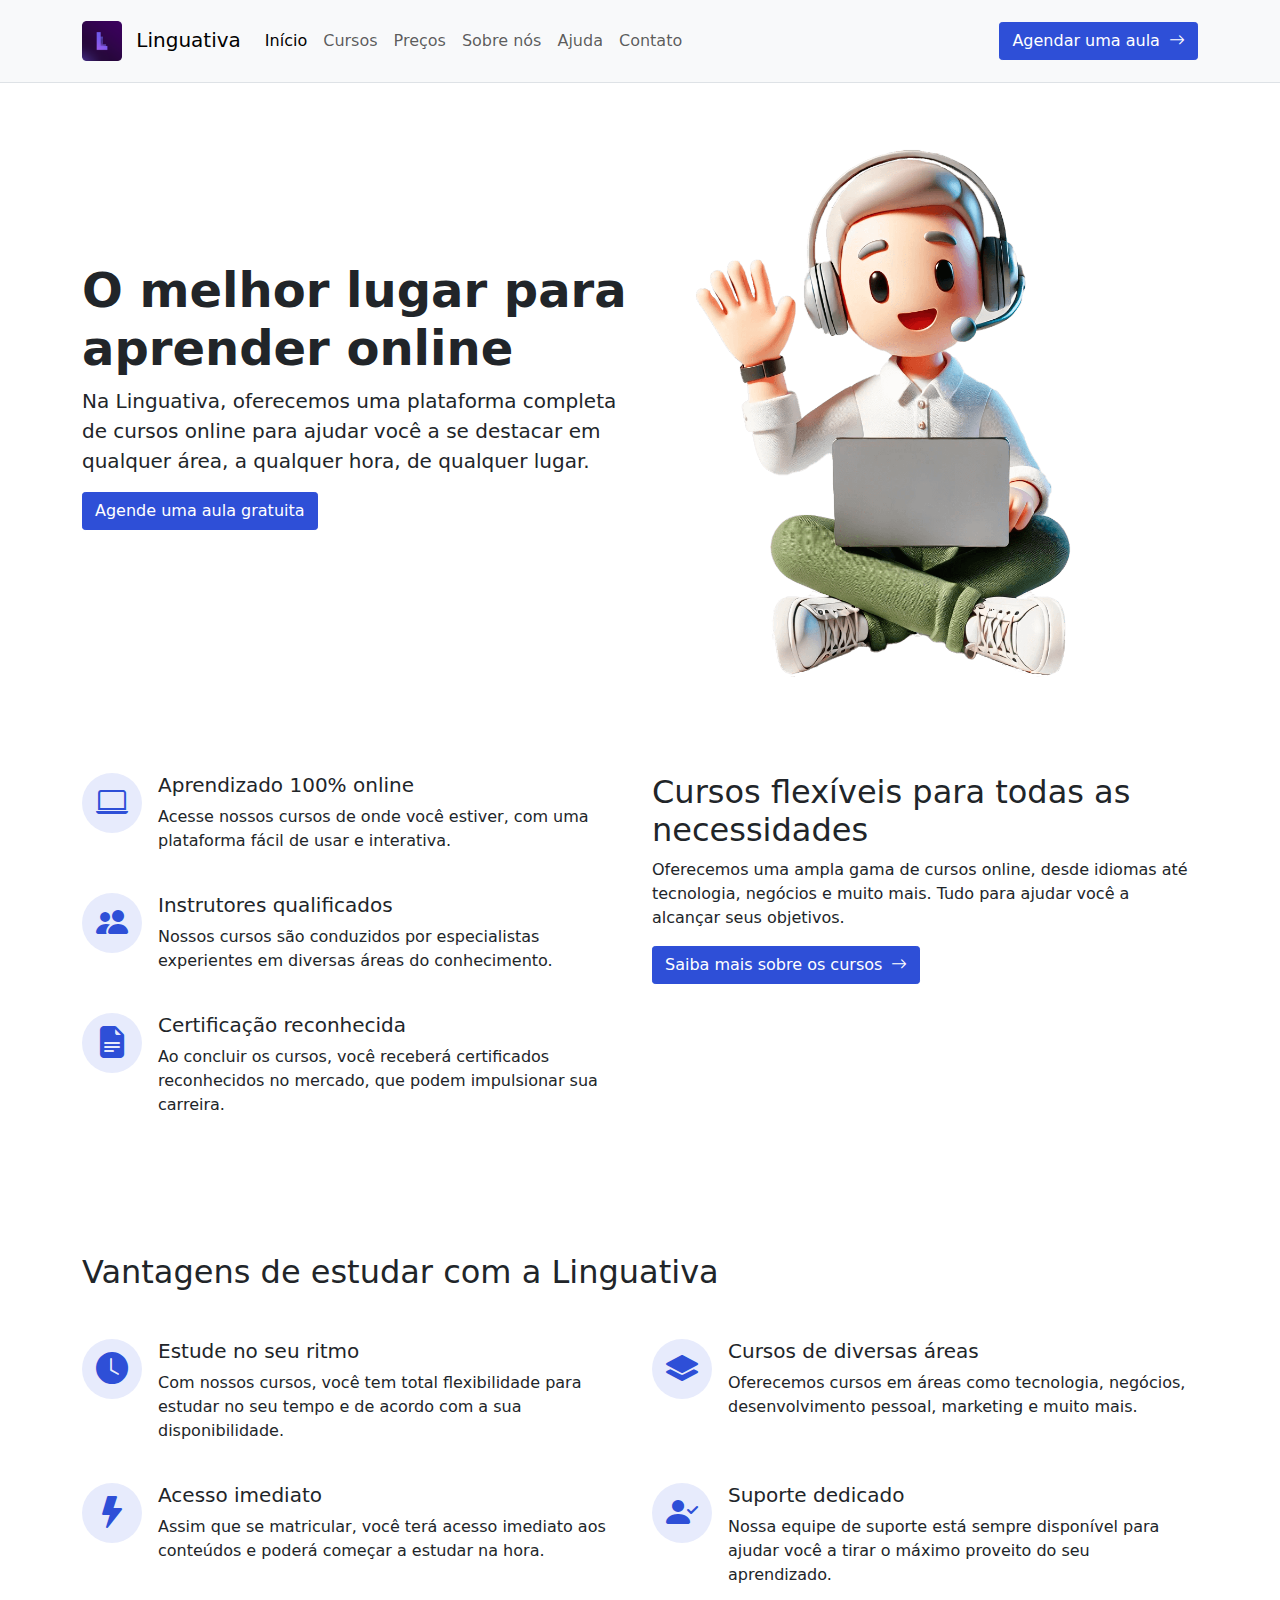
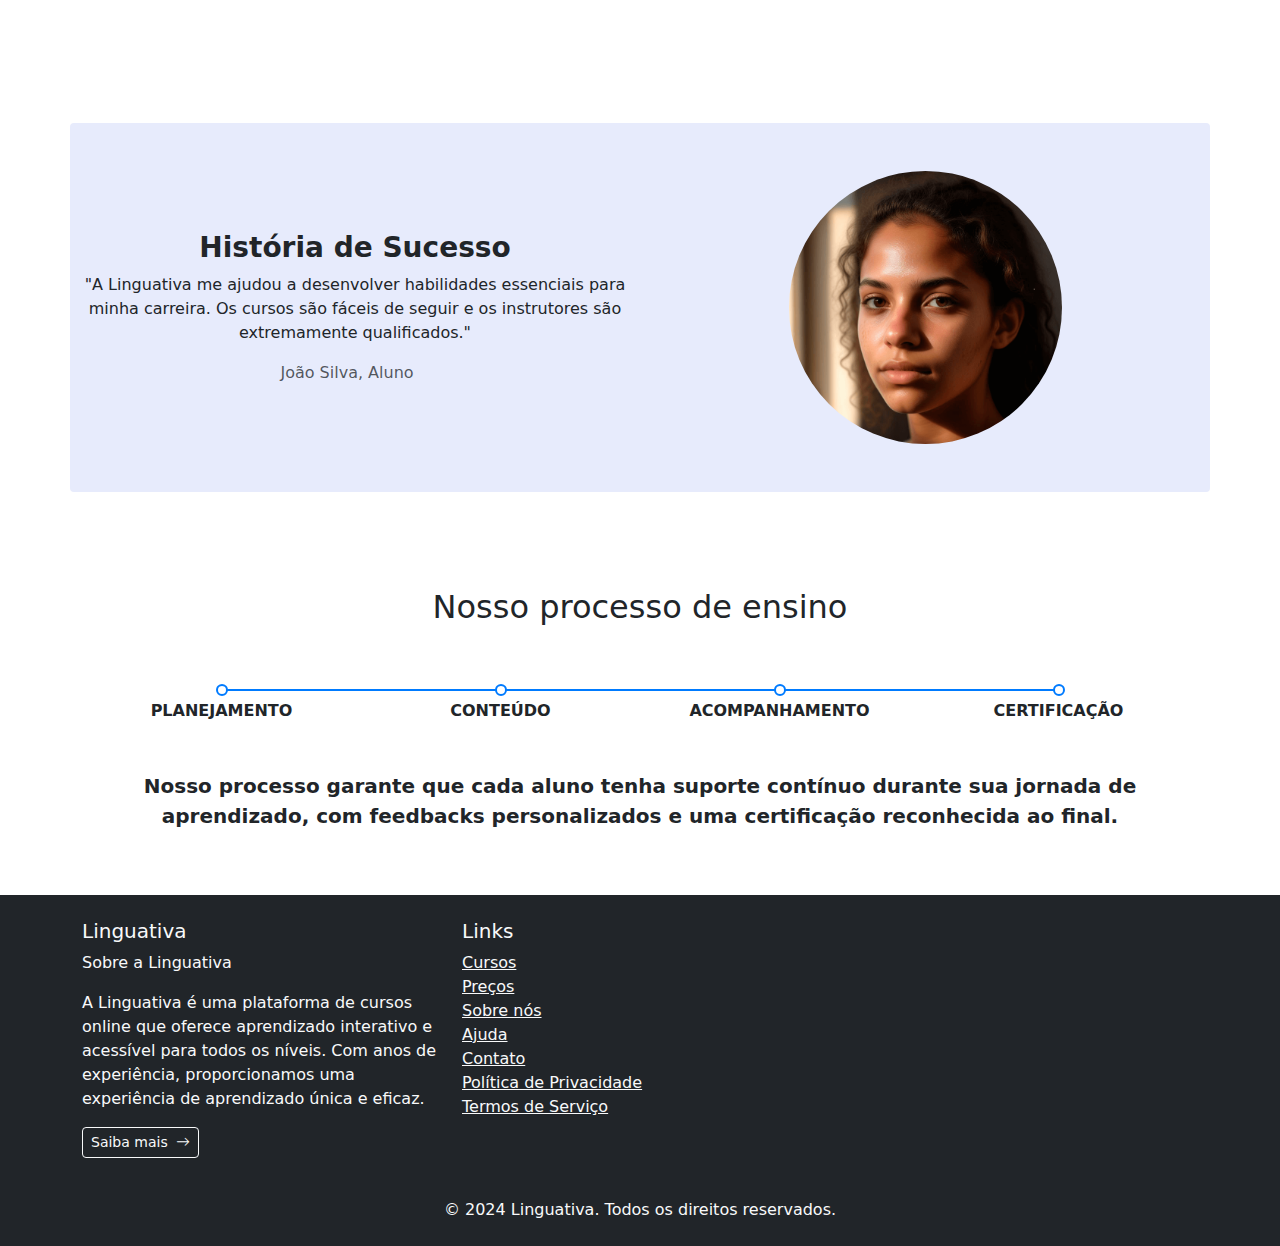
<file: index.html>
<!DOCTYPE html>
<html lang="pt-BR">

<head>
  <meta charset="UTF-8">
  <meta name="viewport" content="width=device-width, initial-scale=1.0">
  <meta name="description"
    content="Linguativa é uma plataforma de cursos online que oferece aprendizado interativo e acessível para todos os níveis.">
  <title>Linguativa</title>
  <link rel="shortcut icon" href="static/img/favicon.ico" type="image/x-icon">
  <link rel="stylesheet" href="static/css/bootstrap_custom.css">
  <link rel="stylesheet" href="static/css/main.css">
  <link rel="stylesheet" href="static/fonts/bootstrap-icons.min.css">
</head>

<body>
  <header class="border-bottom py-2 sticky-top bg-light">
    <nav class="navbar navbar-expand-lg navbar-light">
      <div class="container">
        <a class="navbar-brand" href="index.html">
          <img src="static/img/logo.png" alt="Linguativa Logo" width="40" height="40" class="d-inline-block me-2">
          Linguativa
        </a>
        <button class="navbar-toggler" type="button" data-bs-toggle="collapse" data-bs-target="#navbarNav"
          aria-controls="navbarNav" aria-expanded="false" aria-label="Toggle navigation">
          <span class="navbar-toggler-icon"></span>
        </button>
        <div class="collapse navbar-collapse" id="navbarNav">
          <ul class="navbar-nav me-auto mb-2 mb-lg-0">
            <li class="nav-item">
              <a class="nav-link active" href="index.html">Início</a>
            </li>
            <li class="nav-item">
              <a class="nav-link" href="courses.html">Cursos</a>
            </li>
            <li class="nav-item">
              <a class="nav-link" href="prices.html">Preços</a>
            </li>
            <li class="nav-item">
              <a class="nav-link" href="about.html">Sobre nós</a>
            </li>
            <li class="nav-item">
              <a class="nav-link" href="help.html">Ajuda</a>
            </li>
            <li class="nav-item">
              <a class="nav-link" href="contact.html">Contato</a>
            </li>
          </ul>
          <a href="contact.html" class="btn btn-primary">Agendar uma aula <i class="bi ps-1 bi-arrow-right"></i></a>
        </div>
      </div>
    </nav>
  </header>

  <main class="home">
    <section class="hero py-5">
      <div class="container">
        <div class="row align-items-center">
          <div class="col-lg-6">
            <h2 class="display-5 fw-bold">O melhor lugar para aprender online</h2>
            <p class="lead">Na Linguativa, oferecemos uma plataforma completa de cursos online para ajudar você a se
              destacar em qualquer área, a qualquer hora, de qualquer lugar.</p>
            <a href="contact.html" class="btn btn-primary mb-3">Agende uma aula gratuita</a>
          </div>
          <div class="col-lg-6">
            <img src="static/img/hero-image.png" alt="Imagem de cursos online" class="img-fluid rounded">
          </div>
        </div>
      </div>
    </section>

    <section class="features py-5">
      <div class="container">
        <div class="row">
          <div class="col-lg-6">
            <div class="d-flex align-items-start mb-4">
              <div class="icon-square bg-secondary text-primary me-3">
                <i class="bi bi-laptop" style="font-size: 2rem;"></i>
              </div>
              <div>
                <h5>Aprendizado 100% online</h5>
                <p>Acesse nossos cursos de onde você estiver, com uma plataforma fácil de usar e interativa.</p>
              </div>
            </div>
            <div class="d-flex align-items-start mb-4">
              <div class="icon-square bg-secondary text-primary me-3">
                <i class="bi bi-people-fill" style="font-size: 2rem;"></i>
              </div>
              <div>
                <h5>Instrutores qualificados</h5>
                <p>Nossos cursos são conduzidos por especialistas experientes em diversas áreas do conhecimento.</p>
              </div>
            </div>
            <div class="d-flex align-items-start mb-4">
              <div class="icon-square bg-secondary text-primary me-3">
                <i class="bi bi-file-earmark-text-fill" style="font-size: 2rem;"></i>
              </div>
              <div>
                <h5>Certificação reconhecida</h5>
                <p>Ao concluir os cursos, você receberá certificados reconhecidos no mercado, que podem impulsionar sua
                  carreira.</p>
              </div>
            </div>
          </div>
          <div class="col-lg-6">
            <h2>Cursos flexíveis para todas as necessidades</h2>
            <p>Oferecemos uma ampla gama de cursos online, desde idiomas até tecnologia, negócios e muito mais. Tudo
              para ajudar você a alcançar seus objetivos.</p>
            <a href="courses.html" class="btn btn-primary">Saiba mais sobre os cursos <i
                class="bi ps-1 bi-arrow-right"></i></a>
          </div>
        </div>
      </div>
    </section>

    <section class="benefits py-5">
      <div class="container">
        <h2 class="mb-5">Vantagens de estudar com a Linguativa</h2>
        <div class="row">
          <div class="col-md-6 d-flex mb-4">
            <div class="icon-square bg-secondary text-primary me-3">
              <i class="bi bi-clock-fill" style="font-size: 2rem;"></i>
            </div>
            <div>
              <h5>Estude no seu ritmo</h5>
              <p>Com nossos cursos, você tem total flexibilidade para estudar no seu tempo e de acordo com a sua
                disponibilidade.</p>
            </div>
          </div>
          <div class="col-md-6 d-flex mb-4">
            <div class="icon-square bg-secondary text-primary me-3">
              <i class="bi bi-layers-fill" style="font-size: 2rem;"></i>
            </div>
            <div>
              <h5>Cursos de diversas áreas</h5>
              <p>Oferecemos cursos em áreas como tecnologia, negócios, desenvolvimento pessoal, marketing e muito mais.
              </p>
            </div>
          </div>
          <div class="col-md-6 d-flex mb-4">
            <div class="icon-square bg-secondary text-primary me-3">
              <i class="bi bi-lightning-fill" style="font-size: 2rem;"></i>
            </div>
            <div>
              <h5>Acesso imediato</h5>
              <p>Assim que se matricular, você terá acesso imediato aos conteúdos e poderá começar a estudar na hora.
              </p>
            </div>
          </div>
          <div class="col-md-6 d-flex mb-4">
            <div class="icon-square bg-secondary text-primary me-3">
              <i class="bi bi-person-check-fill" style="font-size: 2rem;"></i>
            </div>
            <div>
              <h5>Suporte dedicado</h5>
              <p>Nossa equipe de suporte está sempre disponível para ajudar você a tirar o máximo proveito do seu
                aprendizado.</p>
            </div>
          </div>
        </div>
      </div>
    </section>

    <section class="success-story py-5">
      <div class="container bg-secondary py-4 rounded-1">
        <div class="row align-items-center">
          <div class="col-md-6 text-center">
            <h3 class="fw-bold">História de Sucesso</h3>
            <p>"A Linguativa me ajudou a desenvolver habilidades essenciais para minha carreira. Os cursos são fáceis de
              seguir e os instrutores são extremamente qualificados."</p>
            <div class="mt-3">
              <span class="text-muted me-3">João Silva, Aluno</span>
            </div>
          </div>
          <div class="col-md-6 text-center">
            <img src="static/img/success-story.png" class="img-fluid rounded-circle my-4 w-50"
              alt="História de Sucesso">
          </div>
        </div>
      </div>
    </section>

    <section class="work-process py-5">
      <div class="container text-center">
        <h2 class="mb-5">Nosso processo de ensino</h2>

        <ul class="d-flex justify-content-between align-items-center list-unstyled pt-4">
          <li class="link position-relative">
            <a href="help.html" class="text-uppercase text-dark fw-bold">Planejamento</a>
          </li>
          <li class="link position-relative">
            <a href="help.html" class="text-uppercase text-dark fw-bold">Conteúdo</a>
          </li>
          <li class="link position-relative">
            <a href="help.html" class="text-uppercase text-dark fw-bold">Acompanhamento</a>
          </li>
          <li class="link position-relative">
            <a href="help.html" class="text-uppercase text-dark fw-bold">Certificação</a>
          </li>
        </ul>

        <p class="lead fw-semibold mt-5">Nosso processo garante que cada aluno tenha suporte contínuo durante sua
          jornada de aprendizado, com feedbacks personalizados e uma certificação reconhecida ao final.</p>
      </div>
    </section>

  </main>

  <footer class="bg-dark text-light py-4">
    <div class="container">
      <div class="row">
        <div class="col-md-4">
          <h5>Linguativa</h5>
          <p>Sobre a Linguativa</p>
          <p>A Linguativa é uma plataforma de cursos online que oferece aprendizado interativo e acessível para todos os
            níveis. Com anos de experiência, proporcionamos uma experiência de aprendizado única e eficaz.</p>
          <a href="about.html" class="btn btn-outline-light btn-sm mb-4">Saiba mais <i
              class="bi ps-1 bi-arrow-right"></i></a>
        </div>
        <div class="col-md-4">
          <h5>Links</h5>
          <ul class="list-unstyled">
            <li><a href="courses.html" class="text-light">Cursos</a></li>
            <li><a href="prices.html" class="text-light">Preços</a></li>
            <li><a href="about.html" class="text-light">Sobre nós</a></li>
            <li><a href="help.html" class="text-light">Ajuda</a></li>
            <li><a href="contact.html" class="text-light">Contato</a></li>
            <li><a href="privacy-policy.html" class="text-light">Política de Privacidade</a></li>
            <li><a href="terms-conditions.html" class="text-light">Termos de Serviço</a></li>
          </ul>
        </div>
      </div>
      <div class="row mt-3">
        <div class="col text-center">
          <p class="mb-0">© 2024 Linguativa. Todos os direitos reservados.</p>
        </div>
      </div>
    </div>
  </footer>

  <script src="static/js/bootstrap.bundle.js"></script>
  <script src="static/js/main.js"></script>
</body>

</html>
</file>
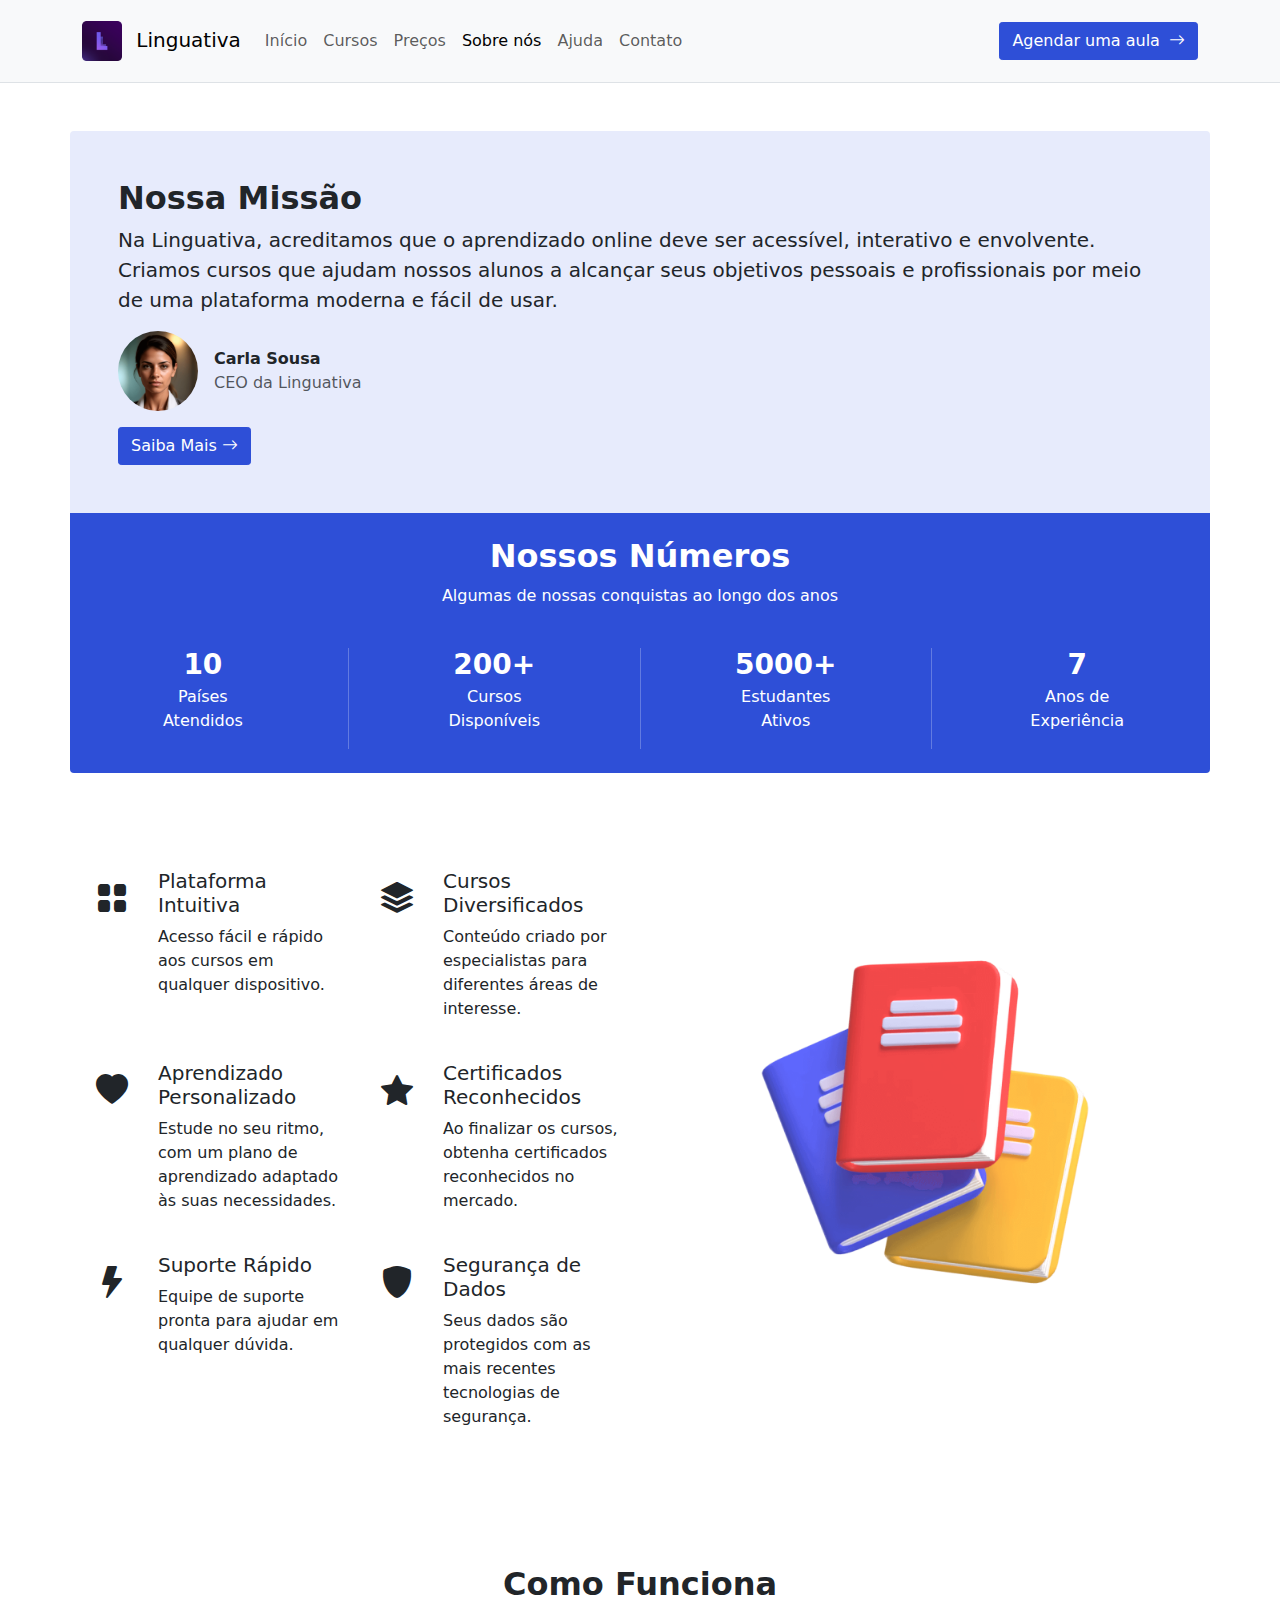
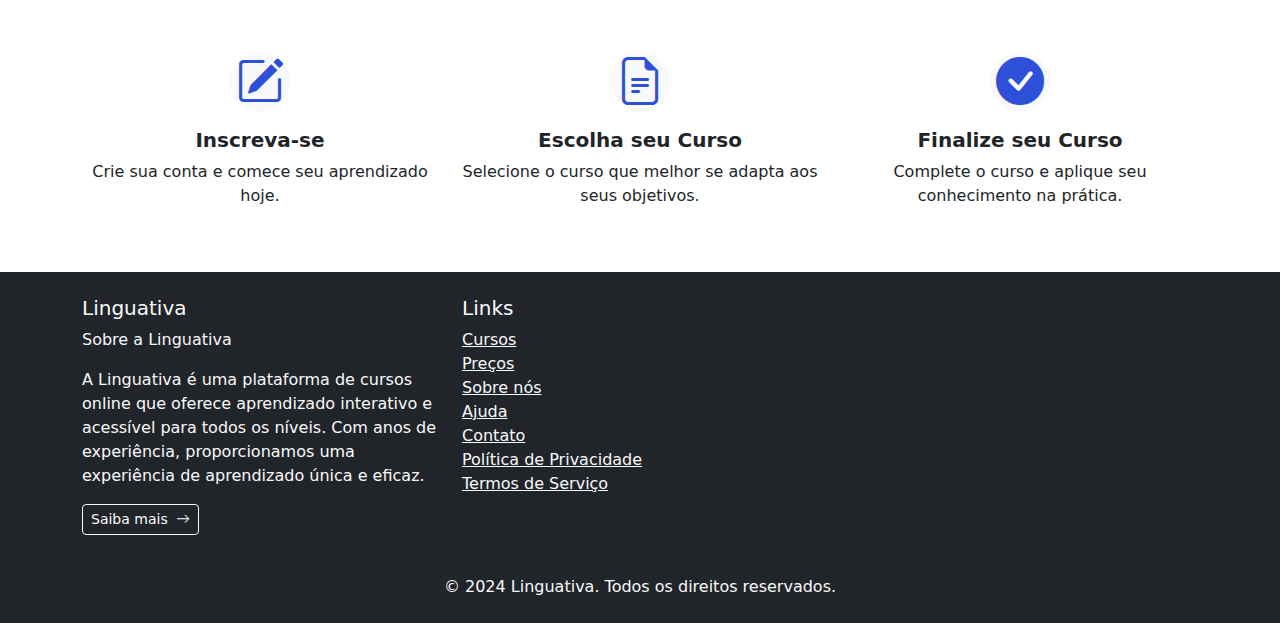
<file: about.html>
<!DOCTYPE html>
<html lang="pt-BR">

<head>
  <meta charset="UTF-8">
  <meta name="viewport" content="width=device-width, initial-scale=1.0">
  <meta name="description"
    content="Linguativa é uma plataforma de cursos online que oferece aprendizado interativo e acessível para todos os níveis.">
  <title>Linguativa</title>
  <link rel="shortcut icon" href="static/img/favicon.ico" type="image/x-icon">
  <link rel="stylesheet" href="static/css/bootstrap_custom.css">
  <link rel="stylesheet" href="static/css/main.css">
  <link rel="stylesheet" href="static/fonts/bootstrap-icons.min.css">
</head>

<body>
  <header class="border-bottom py-2 sticky-top bg-light">
    <nav class="navbar navbar-expand-lg navbar-light">
      <div class="container">
        <a class="navbar-brand" href="index.html">
          <img src="static/img/logo.png" alt="Linguativa Logo" width="40" height="40" class="d-inline-block me-2">
          Linguativa
        </a>
        <button class="navbar-toggler" type="button" data-bs-toggle="collapse" data-bs-target="#navbarNav"
          aria-controls="navbarNav" aria-expanded="false" aria-label="Toggle navigation">
          <span class="navbar-toggler-icon"></span>
        </button>
        <div class="collapse navbar-collapse" id="navbarNav">
          <ul class="navbar-nav me-auto mb-2 mb-lg-0">
            <li class="nav-item">
              <a class="nav-link" href="index.html">Início</a>
            </li>
            <li class="nav-item">
              <a class="nav-link" href="courses.html">Cursos</a>
            </li>
            <li class="nav-item">
              <a class="nav-link" href="prices.html">Preços</a>
            </li>
            <li class="nav-item">
              <a class="nav-link active" href="about.html">Sobre nós</a>
            </li>
            <li class="nav-item">
              <a class="nav-link" href="help.html">Ajuda</a>
            </li>
            <li class="nav-item">
              <a class="nav-link" href="contact.html">Contato</a>
            </li>
          </ul>
          <a href="contact.html" class="btn btn-primary">Agendar uma aula <i class="bi ps-1 bi-arrow-right"></i></a>
        </div>
      </div>
    </nav>
  </header>

  <main class="about">
    <section class="library pt-5">
      <div class="container bg-secondary py-5 px-5 rounded-top-1">
        <h2 class="fw-bold">Nossa Missão</h2>
        <p class="lead">Na Linguativa, acreditamos que o aprendizado online deve ser acessível, interativo e
          envolvente. Criamos cursos que ajudam nossos alunos a alcançar seus objetivos pessoais e profissionais por
          meio de uma plataforma moderna e fácil de usar.</p>
        <div class="d-flex align-items-center my-3">
          <img src="static/img/carla.png" alt="Imagem do Usuário" class="rounded-circle me-3" width="80" height="80">
          <div class="d-block">
            <p class="mb-0 fw-bold">Carla Sousa</p>
            <p class="text-muted mb-0">CEO da Linguativa</p>
          </div>
        </div>
        <a href="help.html" class="btn btn-primary">Saiba Mais <i class="bi bi-arrow-right"></i></a>
      </div>
    </section>

    <section class="achievement pb-5">
      <div class="container text-center bg-primary py-4 px-4 rounded-bottom-1 text-white">
        <h2 class="fw-bold">Nossos Números</h2>
        <p>Algumas de nossas conquistas ao longo dos anos</p>
        <div class="row pt-4 px-5">
          <div class="col-md">
            <h3 class="fw-bold mb-1">10</h3>
            <p>Países Atendidos</p>
          </div>
          <div class="col-md">
            <div class="vr h-100"></div>
          </div>
          <div class="col-md">
            <h3 class="fw-bold mb-1">200+</h3>
            <p>Cursos Disponíveis</p>
          </div>
          <div class="col-md">
            <div class="vr h-100"></div>
          </div>
          <div class="col-md">
            <h3 class="fw-bold mb-1">5000+</h3>
            <p>Estudantes Ativos</p>
          </div>
          <div class="col-md">
            <div class="vr h-100"></div>
          </div>
          <div class="col-md">
            <h3 class="fw-bold mb-1">7</h3>
            <p>Anos de Experiência</p>
          </div>
        </div>
      </div>
    </section>

    <section class="features py-5">
      <div class="container">
        <div class="row">
          <div class="col-lg-6">
            <div class="row">
              <div class="col-md-6 d-flex mb-4">
                <div class="icon-square text-dark me-3">
                  <i class="bi bi-grid-fill" style="font-size: 2rem;"></i>
                </div>
                <div>
                  <h5>Plataforma Intuitiva</h5>
                  <p>Acesso fácil e rápido aos cursos em qualquer dispositivo.</p>
                </div>
              </div>
              <div class="col-md-6 d-flex mb-4">
                <div class="icon-square text-dark me-3">
                  <i class="bi bi-stack" style="font-size: 2rem;"></i>
                </div>
                <div>
                  <h5>Cursos Diversificados</h5>
                  <p>Conteúdo criado por especialistas para diferentes áreas de interesse.</p>
                </div>
              </div>
              <div class="col-md-6 d-flex mb-4">
                <div class="icon-square text-dark me-3">
                  <i class="bi bi-heart-fill" style="font-size: 2rem;"></i>
                </div>
                <div>
                  <h5>Aprendizado Personalizado</h5>
                  <p>Estude no seu ritmo, com um plano de aprendizado adaptado às suas necessidades.</p>
                </div>
              </div>
              <div class="col-md-6 d-flex mb-4">
                <div class="icon-square text-dark me-3">
                  <i class="bi bi-star-fill" style="font-size: 2rem;"></i>
                </div>
                <div>
                  <h5>Certificados Reconhecidos</h5>
                  <p>Ao finalizar os cursos, obtenha certificados reconhecidos no mercado.</p>
                </div>
              </div>
              <div class="col-md-6 d-flex mb-4">
                <div class="icon-square text-dark me-3">
                  <i class="bi bi-lightning-fill" style="font-size: 2rem;"></i>
                </div>
                <div>
                  <h5>Suporte Rápido</h5>
                  <p>Equipe de suporte pronta para ajudar em qualquer dúvida.</p>
                </div>
              </div>
              <div class="col-md-6 d-flex mb-4">
                <div class="icon-square text-dark me-3">
                  <i class="bi bi-shield-fill" style="font-size: 2rem;"></i>
                </div>
                <div>
                  <h5>Segurança de Dados</h5>
                  <p>Seus dados são protegidos com as mais recentes tecnologias de segurança.</p>
                </div>
              </div>
            </div>
          </div>
          <div class="col-lg-6 text-center py-5">
            <img src="static/img/feature-image.png" alt="Imagem de destaque" class="img-fluid rounded w-75">
          </div>
        </div>
      </div>
    </section>

    <section class="how-it-works py-5">
      <div class="container text-center">
        <h2 class="fw-bold mb-5">Como Funciona</h2>
        <div class="row">
          <div class="col-md-4">
            <div class="icon-square bg-light text-primary mb-3" style="font-size: 3rem;">
              <i class="bi bi-pencil-square"></i>
            </div>
            <h5 class="fw-bold">Inscreva-se</h5>
            <p>Crie sua conta e comece seu aprendizado hoje.</p>
          </div>
          <div class="col-md-4">
            <div class="icon-square bg-light text-primary mb-3" style="font-size: 3rem;">
              <i class="bi bi-file-earmark-text"></i>
            </div>
            <h5 class="fw-bold">Escolha seu Curso</h5>
            <p>Selecione o curso que melhor se adapta aos seus objetivos.</p>
          </div>
          <div class="col-md-4">
            <div class="icon-square bg-light text-primary mb-3" style="font-size: 3rem;">
              <i class="bi bi-check-circle-fill"></i>
            </div>
            <h5 class="fw-bold">Finalize seu Curso</h5>
            <p>Complete o curso e aplique seu conhecimento na prática.</p>
          </div>
        </div>
      </div>
    </section>

  </main>

  <footer class="bg-dark text-light py-4">
    <div class="container">
      <div class="row">
        <div class="col-md-4">
          <h5>Linguativa</h5>
          <p>Sobre a Linguativa</p>
          <p>A Linguativa é uma plataforma de cursos online que oferece aprendizado interativo e acessível para todos os
            níveis. Com anos de experiência, proporcionamos uma experiência de aprendizado única e eficaz.</p>
          <a href="about.html" class="btn btn-outline-light btn-sm mb-4">Saiba mais <i
              class="bi ps-1 bi-arrow-right"></i></a>
        </div>
        <div class="col-md-4">
          <h5>Links</h5>
          <ul class="list-unstyled">
            <li><a href="courses.html" class="text-light">Cursos</a></li>
            <li><a href="prices.html" class="text-light">Preços</a></li>
            <li><a href="about.html" class="text-light">Sobre nós</a></li>
            <li><a href="help.html" class="text-light">Ajuda</a></li>
            <li><a href="contact.html" class="text-light">Contato</a></li>
            <li><a href="privacy-policy.html" class="text-light">Política de Privacidade</a></li>
            <li><a href="terms-conditions.html" class="text-light">Termos de Serviço</a></li>
          </ul>
        </div>
      </div>
      <div class="row mt-3">
        <div class="col text-center">
          <p class="mb-0">© 2024 Linguativa. Todos os direitos reservados.</p>
        </div>
      </div>
    </div>
  </footer>

  <script src="static/js/bootstrap.bundle.js"></script>
  <script src="static/js/main.js"></script>
</body>

</html>
</file>
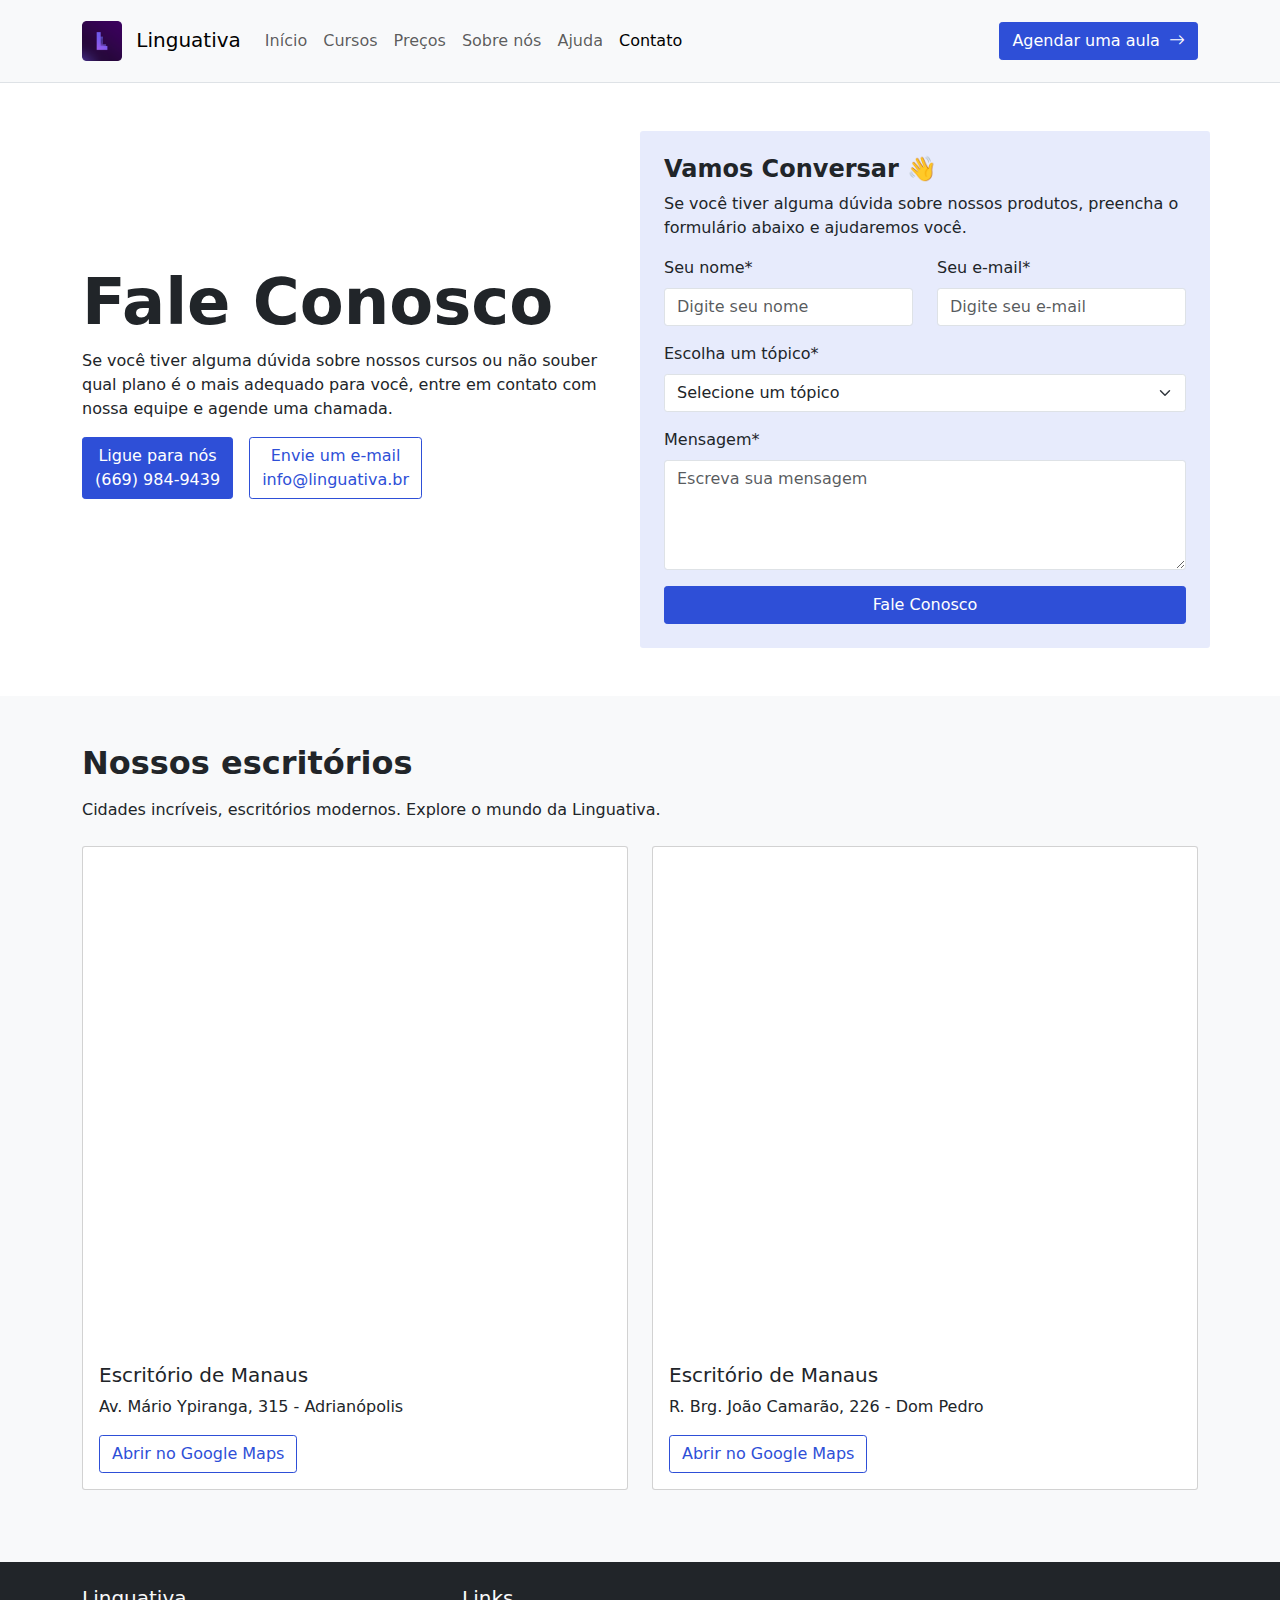
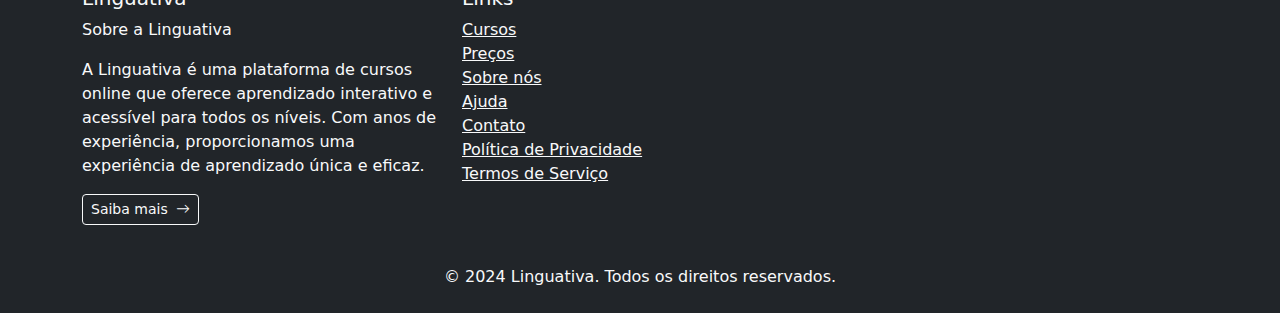
<file: contact.html>
<!DOCTYPE html>
<html lang="pt-BR">

<head>
  <meta charset="UTF-8">
  <meta name="viewport" content="width=device-width, initial-scale=1.0">
  <meta name="description"
    content="Linguativa é uma plataforma de cursos online que oferece aprendizado interativo e acessível para todos os níveis.">
  <title>Linguativa</title>
  <link rel="shortcut icon" href="static/img/favicon.ico" type="image/x-icon">
  <link rel="stylesheet" href="static/css/bootstrap_custom.css">
  <link rel="stylesheet" href="static/css/main.css">
  <link rel="stylesheet" href="static/fonts/bootstrap-icons.min.css">
</head>

<body>
  <header class="border-bottom py-2 sticky-top bg-light">
    <nav class="navbar navbar-expand-lg navbar-light">
      <div class="container">
        <a class="navbar-brand" href="index.html">
          <img src="static/img/logo.png" alt="Linguativa Logo" width="40" height="40" class="d-inline-block me-2">
          Linguativa
        </a>
        <button class="navbar-toggler" type="button" data-bs-toggle="collapse" data-bs-target="#navbarNav"
          aria-controls="navbarNav" aria-expanded="false" aria-label="Toggle navigation">
          <span class="navbar-toggler-icon"></span>
        </button>
        <div class="collapse navbar-collapse" id="navbarNav">
          <ul class="navbar-nav me-auto mb-2 mb-lg-0">
            <li class="nav-item">
              <a class="nav-link" href="index.html">Início</a>
            </li>
            <li class="nav-item">
              <a class="nav-link" href="courses.html">Cursos</a>
            </li>
            <li class="nav-item">
              <a class="nav-link" href="prices.html">Preços</a>
            </li>
            <li class="nav-item">
              <a class="nav-link" href="about.html">Sobre nós</a>
            </li>
            <li class="nav-item">
              <a class="nav-link" href="help.html">Ajuda</a>
            </li>
            <li class="nav-item">
              <a class="nav-link active" href="contact.html">Contato</a>
            </li>
          </ul>
          <a href="contact.html" class="btn btn-primary">Agendar uma aula <i class="bi ps-1 bi-arrow-right"></i></a>
        </div>
      </div>
    </nav>
  </header>

  <main class="contact">
    <section class="contact-us py-5">
      <div class="container">
        <div class="row">
          <div class="col-md-6 d-flex justify-content-center flex-column">
            <h2 class="fw-bold display-3">Fale Conosco</h2>
            <p>Se você tiver alguma dúvida sobre nossos cursos ou não souber qual plano é o mais adequado para você,
              entre
              em contato com nossa equipe e agende uma chamada.</p>
            <div class="d-flex align-items-center mb-3">
              <div class="me-3">
                <a href="tel:+6699849439" class="btn btn-primary">Ligue para nós<br> (669) 984-9439</a>
              </div>
              <div>
                <a href="mailto:info@linguativa.br" class="btn btn-outline-primary">Envie um e-mail<br>
                  info@linguativa.br</a>
              </div>
            </div>
          </div>

          <div class="col-md-6 bg-secondary p-4 rounded">
            <h4 class="fw-bold">Vamos Conversar <span role="img" aria-label="wave">👋</span></h4>
            <p>Se você tiver alguma dúvida sobre nossos produtos, preencha o formulário abaixo e ajudaremos você.</p>
            <form action="thanks_form.php" method="POST">
              <div class="row mb-3">
                <div class="col">
                  <label for="name" class="form-label">Seu nome*</label>
                  <input type="text" class="form-control" id="name" name="name" placeholder="Digite seu nome" required>
                </div>
                <div class="col">
                  <label for="email" class="form-label">Seu e-mail*</label>
                  <input type="email" class="form-control" id="email" name="email" placeholder="Digite seu e-mail"
                    required>
                </div>
              </div>
              <div class="mb-3">
                <label for="topic" class="form-label">Escolha um tópico*</label>
                <select class="form-select" id="topic" name="topic" required>
                  <option selected disabled>Selecione um tópico</option>
                  <option value="support">Suporte</option>
                  <option value="pricing">Preços</option>
                  <option value="courses">Cursos</option>
                </select>
              </div>
              <div class="mb-3">
                <label for="message" class="form-label">Mensagem*</label>
                <textarea class="form-control" id="message" name="message" rows="4" placeholder="Escreva sua mensagem"
                  required></textarea>
              </div>
              <button type="submit" class="btn btn-primary w-100">Fale Conosco</button>
            </form>

          </div>
        </div>
      </div>
    </section>

    <section class="offices py-5 bg-light">
      <div class="container">
        <h2 class="fw-bold mb-3">Nossos escritórios</h2>
        <p class="mb-4">Cidades incríveis, escritórios modernos. Explore o mundo da Linguativa.</p>

        <div class="row">
          <!-- Vancouver Office -->
          <div class="col-md-6 mb-4">
            <div class="card">
              <div class="d-flex justify-content-center">
                <iframe
                  src="https://www.google.com/maps/embed?pb=!1m18!1m12!1m3!1d1991.9660014138856!2d-60.01333620531265!3d-3.1126932302187735!2m3!1f0!2f0!3f0!3m2!1i1024!2i768!4f13.1!3m3!1m2!1s0x926c0545311cdd3f%3A0x1c9c05834f78cf5a!2sThe%20Office!5e0!3m2!1sru!2sru!4v1726755330238!5m2!1sru!2sru"
                  width="600" height="500" style="border:0;" allowfullscreen="" loading="lazy"
                  referrerpolicy="no-referrer-when-downgrade"></iframe>
              </div>
              <div class="card-body">
                <h5 class="card-title">Escritório de Manaus</h5>
                <p class="card-text">Av. Mário Ypiranga, 315 - Adrianópolis</p>
                <a href="https://maps.app.goo.gl/mcc4cbgtq9F3tVDT9" target="_blank"
                  class="btn btn-outline-primary">Abrir no Google
                  Maps</a>
              </div>
            </div>
          </div>

          <!-- San Francisco Office -->
          <div class="col-md-6 mb-4">
            <div class="card">
              <div class="d-flex justify-content-center">
                <iframe
                  src="https://www.google.com/maps/embed?pb=!1m18!1m12!1m3!1d498.0030566966481!2d-60.033095521277865!3d-3.0881464788233437!2m3!1f0!2f0!3f0!3m2!1i1024!2i768!4f13.1!3m3!1m2!1s0x926c1aa6aefd3bc1%3A0x49c9fcf64113539d!2sCetro%20Assessoria%20em%20Gest%C3%A3o%20Ltda.!5e0!3m2!1sru!2sru!4v1726755687112!5m2!1sru!2sru"
                  width="600" height="500" style="border:0;" allowfullscreen="" loading="lazy"
                  referrerpolicy="no-referrer-when-downgrade"></iframe>
              </div>
              <div class="card-body">
                <h5 class="card-title">Escritório de Manaus</h5>
                <p class="card-text">R. Brg. João Camarão, 226 - Dom Pedro</p>
                <a href="https://maps.app.goo.gl/P9CioT5xqEUCYp986" target="_blank"
                  class="btn btn-outline-primary">Abrir no Google
                  Maps</a>
              </div>
            </div>
          </div>
        </div>
      </div>
    </section>

  </main>

  <footer class="bg-dark text-light py-4">
    <div class="container">
      <div class="row">
        <div class="col-md-4">
          <h5>Linguativa</h5>
          <p>Sobre a Linguativa</p>
          <p>A Linguativa é uma plataforma de cursos online que oferece aprendizado interativo e acessível para todos os
            níveis. Com anos de experiência, proporcionamos uma experiência de aprendizado única e eficaz.</p>
          <a href="about.html" class="btn btn-outline-light btn-sm mb-4">Saiba mais <i
              class="bi ps-1 bi-arrow-right"></i></a>
        </div>
        <div class="col-md-4">
          <h5>Links</h5>
          <ul class="list-unstyled">
            <li><a href="courses.html" class="text-light">Cursos</a></li>
            <li><a href="prices.html" class="text-light">Preços</a></li>
            <li><a href="about.html" class="text-light">Sobre nós</a></li>
            <li><a href="help.html" class="text-light">Ajuda</a></li>
            <li><a href="contact.html" class="text-light">Contato</a></li>
            <li><a href="privacy-policy.html" class="text-light">Política de Privacidade</a></li>
            <li><a href="terms-conditions.html" class="text-light">Termos de Serviço</a></li>
          </ul>
        </div>
      </div>
      <div class="row mt-3">
        <div class="col text-center">
          <p class="mb-0">© 2024 Linguativa. Todos os direitos reservados.</p>
        </div>
      </div>
    </div>
  </footer>

  <script src="static/js/bootstrap.bundle.js"></script>
  <script src="static/js/main.js"></script>
</body>

</html>
</file>
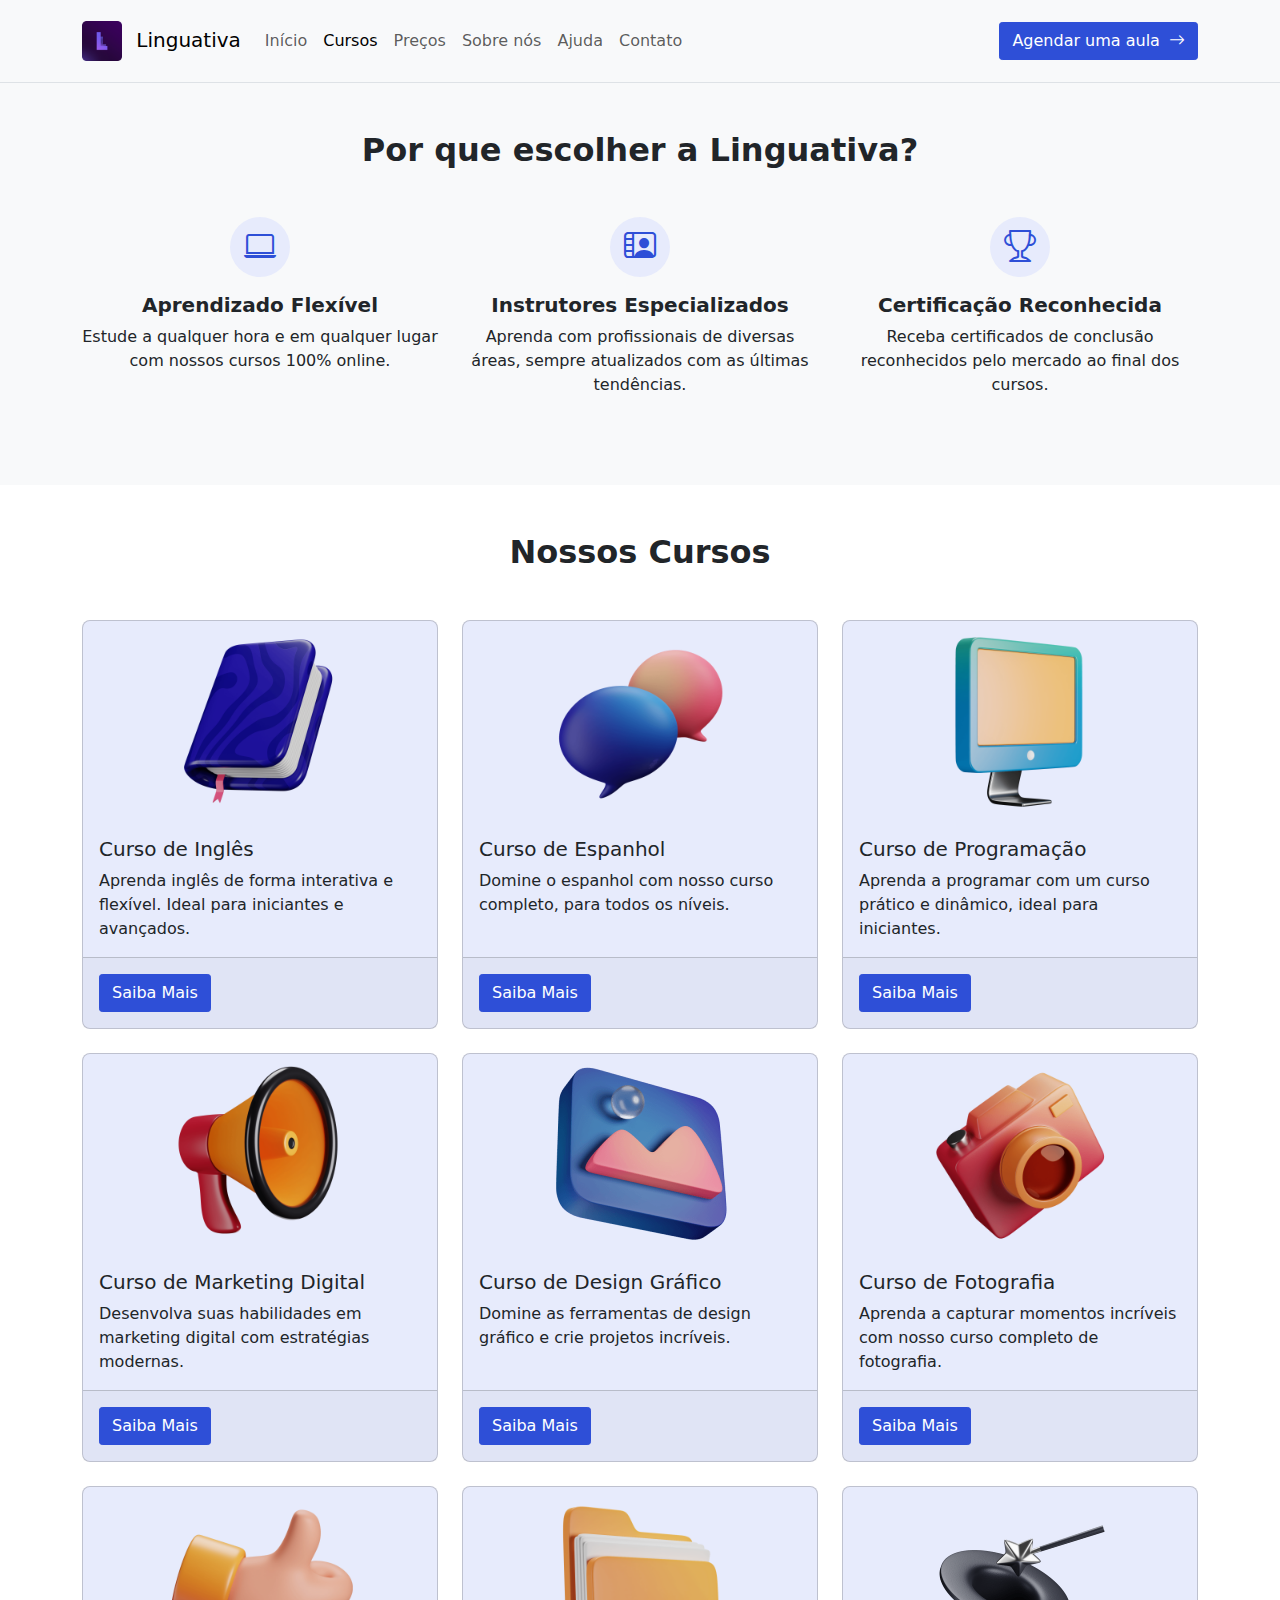
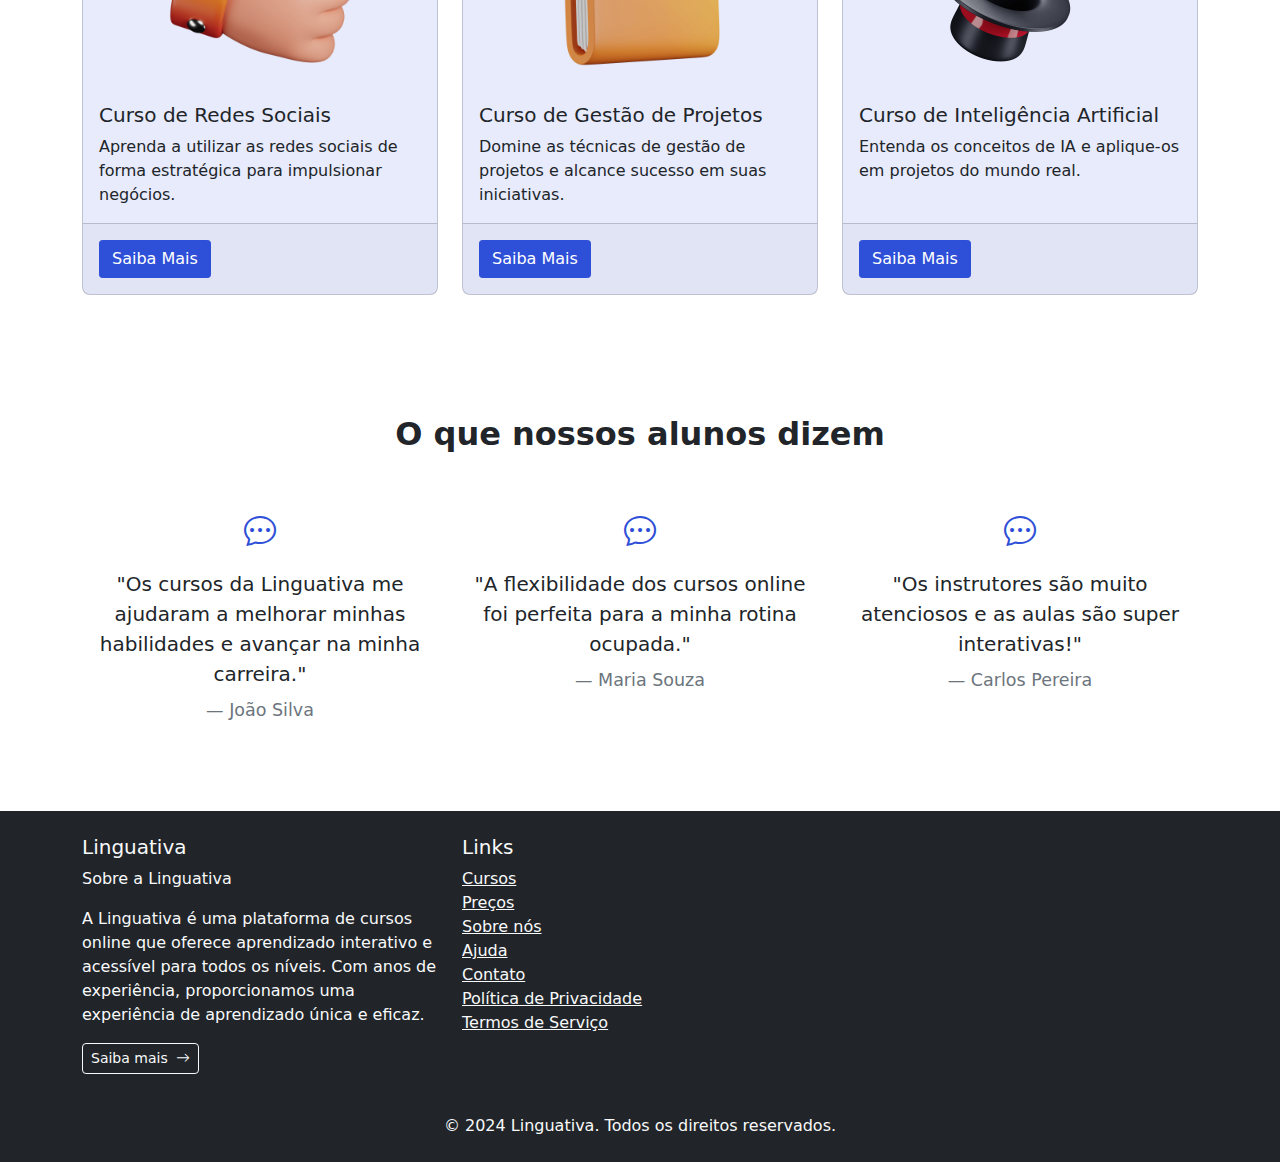
<file: courses.html>
<!DOCTYPE html>
<html lang="pt-BR">

<head>
  <meta charset="UTF-8">
  <meta name="viewport" content="width=device-width, initial-scale=1.0">
  <meta name="description"
    content="Linguativa é uma plataforma de cursos online que oferece aprendizado interativo e acessível para todos os níveis.">
  <title>Linguativa</title>
  <link rel="shortcut icon" href="static/img/favicon.ico" type="image/x-icon">
  <link rel="stylesheet" href="static/css/bootstrap_custom.css">
  <link rel="stylesheet" href="static/css/main.css">
  <link rel="stylesheet" href="static/fonts/bootstrap-icons.min.css">
</head>

<body>
  <header class="border-bottom py-2 sticky-top bg-light">
    <nav class="navbar navbar-expand-lg navbar-light">
      <div class="container">
        <a class="navbar-brand" href="index.html">
          <img src="static/img/logo.png" alt="Linguativa Logo" width="40" height="40" class="d-inline-block me-2">
          Linguativa
        </a>
        <button class="navbar-toggler" type="button" data-bs-toggle="collapse" data-bs-target="#navbarNav"
          aria-controls="navbarNav" aria-expanded="false" aria-label="Toggle navigation">
          <span class="navbar-toggler-icon"></span>
        </button>
        <div class="collapse navbar-collapse" id="navbarNav">
          <ul class="navbar-nav me-auto mb-2 mb-lg-0">
            <li class="nav-item">
              <a class="nav-link" href="index.html">Início</a>
            </li>
            <li class="nav-item">
              <a class="nav-link active" href="courses.html">Cursos</a>
            </li>
            <li class="nav-item">
              <a class="nav-link" href="prices.html">Preços</a>
            </li>
            <li class="nav-item">
              <a class="nav-link" href="about.html">Sobre nós</a>
            </li>
            <li class="nav-item">
              <a class="nav-link" href="help.html">Ajuda</a>
            </li>
            <li class="nav-item">
              <a class="nav-link" href="contact.html">Contato</a>
            </li>
          </ul>
          <a href="contact.html" class="btn btn-primary">Agendar uma aula <i class="bi ps-1 bi-arrow-right"></i></a>
        </div>
      </div>
    </nav>
  </header>

  <main class="courses">

    <section class="why-choose-us py-5 bg-light">
      <div class="container">
        <h2 class="text-center fw-bold mb-5">Por que escolher a Linguativa?</h2>
        <div class="row text-center">
          <div class="col-md-4 mb-4">
            <div class="icon-square bg-secondary text-primary rounded-circle mb-3" style="font-size: 2rem;">
              <i class="bi bi-laptop"></i>
            </div>
            <h5 class="fw-bold">Aprendizado Flexível</h5>
            <p>Estude a qualquer hora e em qualquer lugar com nossos cursos 100% online.</p>
          </div>
          <div class="col-md-4 mb-4">
            <div class="icon-square bg-secondary text-primary rounded-circle mb-3" style="font-size: 2rem;">
              <i class="bi bi-person-video2"></i>
            </div>
            <h5 class="fw-bold">Instrutores Especializados</h5>
            <p>Aprenda com profissionais de diversas áreas, sempre atualizados com as últimas tendências.</p>
          </div>
          <div class="col-md-4 mb-4">
            <div class="icon-square bg-secondary text-primary rounded-circle mb-3" style="font-size: 2rem;">
              <i class="bi bi-trophy"></i>
            </div>
            <h5 class="fw-bold">Certificação Reconhecida</h5>
            <p>Receba certificados de conclusão reconhecidos pelo mercado ao final dos cursos.</p>
          </div>
        </div>
      </div>
    </section>

    <section class="courses-cards py-5">
      <div class="container">
        <h2 class="text-center fw-bold mb-5">Nossos Cursos</h2>
        <div class="row">
          <!-- Card 1 -->
          <div class="col-md-4 mb-4">
            <div class="card bg-secondary rounded-3 h-100 d-flex align-items-center">
              <img src="static/img/course1.png" class="card-img-top" alt="Curso de Inglês">
              <div class="card-body">
                <h5 class="card-title">Curso de Inglês</h5>
                <p class="card-text">Aprenda inglês de forma interativa e flexível. Ideal para iniciantes e avançados.
                </p>
              </div>
              <div class="card-footer w-100 text-start py-3"><a href="prices.html" class="btn btn-primary">Saiba
                  Mais</a>
              </div>
            </div>
          </div>
          <!-- Card 2 -->
          <div class="col-md-4 mb-4">
            <div class="card bg-secondary rounded-3 h-100 d-flex align-items-center">
              <img src="static/img/course2.png" class="card-img-top" alt="Curso de Espanhol">
              <div class="card-body">
                <h5 class="card-title">Curso de Espanhol</h5>
                <p class="card-text">Domine o espanhol com nosso curso completo, para todos os níveis.</p>
              </div>
              <div class="card-footer w-100 text-start py-3"><a href="prices.html" class="btn btn-primary">Saiba
                  Mais</a>
              </div>
            </div>
          </div>
          <!-- Card 3 -->
          <div class="col-md-4 mb-4">
            <div class="card bg-secondary rounded-3 h-100 d-flex align-items-center">
              <img src="static/img/course3.png" class="card-img-top" alt="Curso de Programação">
              <div class="card-body">
                <h5 class="card-title">Curso de Programação</h5>
                <p class="card-text">Aprenda a programar com um curso prático e dinâmico, ideal para iniciantes.</p>
              </div>
              <div class="card-footer w-100 text-start py-3"><a href="prices.html" class="btn btn-primary">Saiba
                  Mais</a>
              </div>
            </div>
          </div>
        </div>

        <div class="row">
          <!-- Card 4 -->
          <div class="col-md-4 mb-4">
            <div class="card bg-secondary rounded-3 h-100 d-flex align-items-center">
              <img src="static/img/course4.png" class="card-img-top" alt="Curso de Marketing Digital">
              <div class="card-body">
                <h5 class="card-title">Curso de Marketing Digital</h5>
                <p class="card-text">Desenvolva suas habilidades em marketing digital com estratégias modernas.</p>
              </div>
              <div class="card-footer w-100 text-start py-3"><a href="prices.html" class="btn btn-primary">Saiba
                  Mais</a>
              </div>
            </div>
          </div>
          <!-- Card 5 -->
          <div class="col-md-4 mb-4">
            <div class="card bg-secondary rounded-3 h-100 d-flex align-items-center">
              <img src="static/img/course5.png" class="card-img-top" alt="Curso de Design Gráfico">
              <div class="card-body">
                <h5 class="card-title">Curso de Design Gráfico</h5>
                <p class="card-text">Domine as ferramentas de design gráfico e crie projetos incríveis.</p>
              </div>
              <div class="card-footer w-100 text-start py-3"><a href="prices.html" class="btn btn-primary">Saiba
                  Mais</a>
              </div>
            </div>
          </div>
          <!-- Card 6 -->
          <div class="col-md-4 mb-4">
            <div class="card bg-secondary rounded-3 h-100 d-flex align-items-center">
              <img src="static/img/course6.png" class="card-img-top" alt="Curso de Fotografia">
              <div class="card-body">
                <h5 class="card-title">Curso de Fotografia</h5>
                <p class="card-text">Aprenda a capturar momentos incríveis com nosso curso completo de fotografia.</p>
              </div>
              <div class="card-footer w-100 text-start py-3"><a href="prices.html" class="btn btn-primary">Saiba
                  Mais</a>
              </div>
            </div>
          </div>
        </div>

        <div class="row">
          <!-- Card 7 -->
          <div class="col-md-4 mb-4">
            <div class="card bg-secondary rounded-3 h-100 d-flex align-items-center">
              <img src="static/img/course7.png" class="card-img-top" alt="Curso de Redes Sociais">
              <div class="card-body">
                <h5 class="card-title">Curso de Redes Sociais</h5>
                <p class="card-text">Aprenda a utilizar as redes sociais de forma estratégica para impulsionar negócios.
                </p>
              </div>
              <div class="card-footer w-100 text-start py-3"><a href="prices.html" class="btn btn-primary">Saiba
                  Mais</a>
              </div>
            </div>
          </div>
          <!-- Card 8 -->
          <div class="col-md-4 mb-4">
            <div class="card bg-secondary rounded-3 h-100 d-flex align-items-center">
              <img src="static/img/course8.png" class="card-img-top" alt="Curso de Gestão de Projetos">
              <div class="card-body">
                <h5 class="card-title">Curso de Gestão de Projetos</h5>
                <p class="card-text">Domine as técnicas de gestão de projetos e alcance sucesso em suas iniciativas.</p>
              </div>
              <div class="card-footer w-100 text-start py-3"><a href="prices.html" class="btn btn-primary">Saiba
                  Mais</a>
              </div>
            </div>
          </div>
          <!-- Card 9 -->
          <div class="col-md-4 mb-4">
            <div class="card bg-secondary rounded-3 h-100 d-flex align-items-center">
              <img src="static/img/course9.png" class="card-img-top" alt="Curso de Inteligência Artificial">
              <div class="card-body">
                <h5 class="card-title">Curso de Inteligência Artificial</h5>
                <p class="card-text">Entenda os conceitos de IA e aplique-os em projetos do mundo real.</p>
              </div>
              <div class="card-footer w-100 text-start py-3"><a href="prices.html" class="btn btn-primary">Saiba
                  Mais</a>
              </div>
            </div>
          </div>
        </div>
      </div>
    </section>

    <section class="student-reviews py-5">
      <div class="container">
        <h2 class="text-center fw-bold mb-5">O que nossos alunos dizem</h2>
        <div class="row text-center">
          <div class="col-md-4 mb-4">
            <div class="icon-square text-primary rounded-circle mb-2" style="font-size: 2rem;">
              <i class="bi bi-chat-dots"></i>
            </div>
            <blockquote class="blockquote">
              <p class="mb-0">"Os cursos da Linguativa me ajudaram a melhorar minhas habilidades e avançar na minha
                carreira."</p>
              <footer class="blockquote-footer mt-2">João Silva</footer>
            </blockquote>
          </div>
          <div class="col-md-4 mb-4">
            <div class="icon-square text-primary rounded-circle mb-2" style="font-size: 2rem;">
              <i class="bi bi-chat-dots"></i>
            </div>
            <blockquote class="blockquote">
              <p class="mb-0">"A flexibilidade dos cursos online foi perfeita para a minha rotina ocupada."</p>
              <footer class="blockquote-footer mt-2">Maria Souza</footer>
            </blockquote>
          </div>
          <div class="col-md-4 mb-4">
            <div class="icon-square text-primary rounded-circle mb-2" style="font-size: 2rem;">
              <i class="bi bi-chat-dots"></i>
            </div>
            <blockquote class="blockquote">
              <p class="mb-0">"Os instrutores são muito atenciosos e as aulas são super interativas!"</p>
              <footer class="blockquote-footer mt-2">Carlos Pereira</footer>
            </blockquote>
          </div>
        </div>
      </div>
    </section>

  </main>

  <footer class="bg-dark text-light py-4">
    <div class="container">
      <div class="row">
        <div class="col-md-4">
          <h5>Linguativa</h5>
          <p>Sobre a Linguativa</p>
          <p>A Linguativa é uma plataforma de cursos online que oferece aprendizado interativo e acessível para todos os
            níveis. Com anos de experiência, proporcionamos uma experiência de aprendizado única e eficaz.</p>
          <a href="about.html" class="btn btn-outline-light btn-sm mb-4">Saiba mais <i
              class="bi ps-1 bi-arrow-right"></i></a>
        </div>
        <div class="col-md-4">
          <h5>Links</h5>
          <ul class="list-unstyled">
            <li><a href="courses.html" class="text-light">Cursos</a></li>
            <li><a href="prices.html" class="text-light">Preços</a></li>
            <li><a href="about.html" class="text-light">Sobre nós</a></li>
            <li><a href="help.html" class="text-light">Ajuda</a></li>
            <li><a href="contact.html" class="text-light">Contato</a></li>
            <li><a href="privacy-policy.html" class="text-light">Política de Privacidade</a></li>
            <li><a href="terms-conditions.html" class="text-light">Termos de Serviço</a></li>
          </ul>
        </div>
      </div>
      <div class="row mt-3">
        <div class="col text-center">
          <p class="mb-0">© 2024 Linguativa. Todos os direitos reservados.</p>
        </div>
      </div>
    </div>
  </footer>

  <script src="static/js/bootstrap.bundle.js"></script>
  <script src="static/js/main.js"></script>
</body>

</html>
</file>
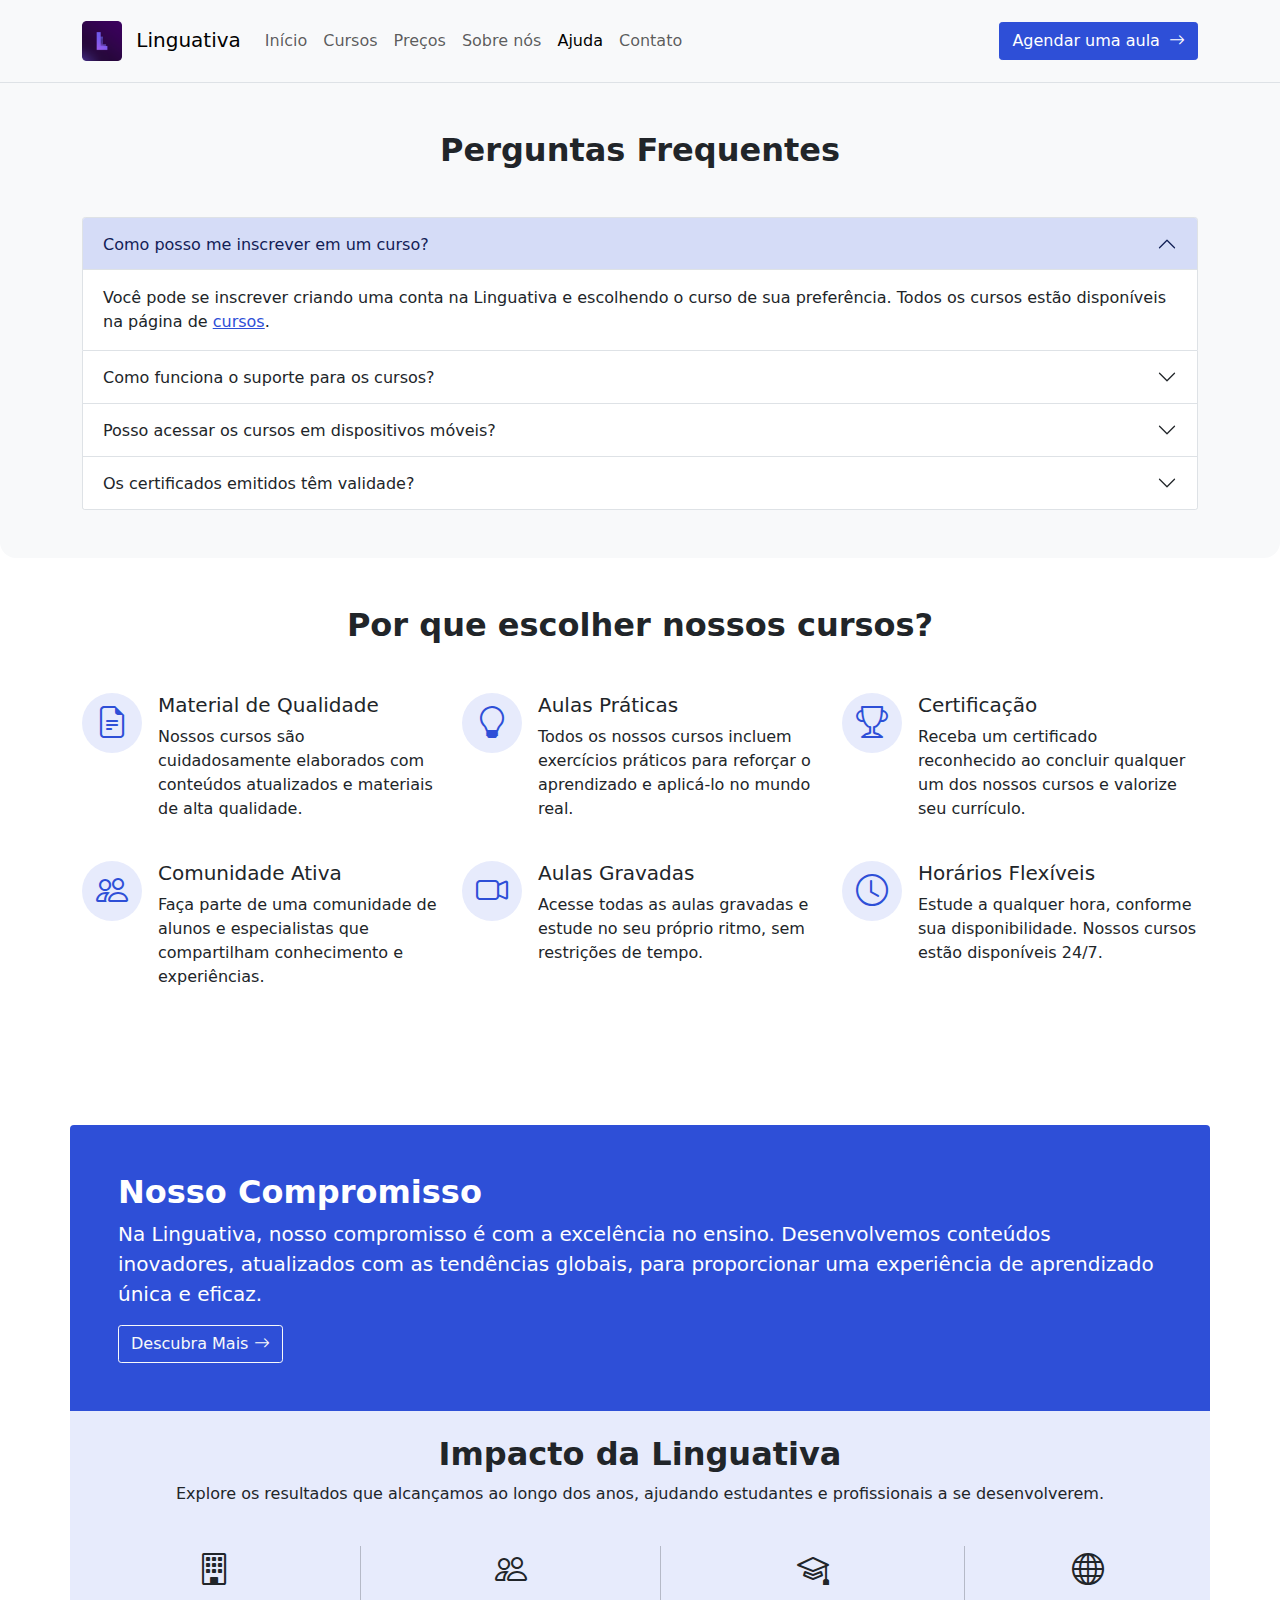
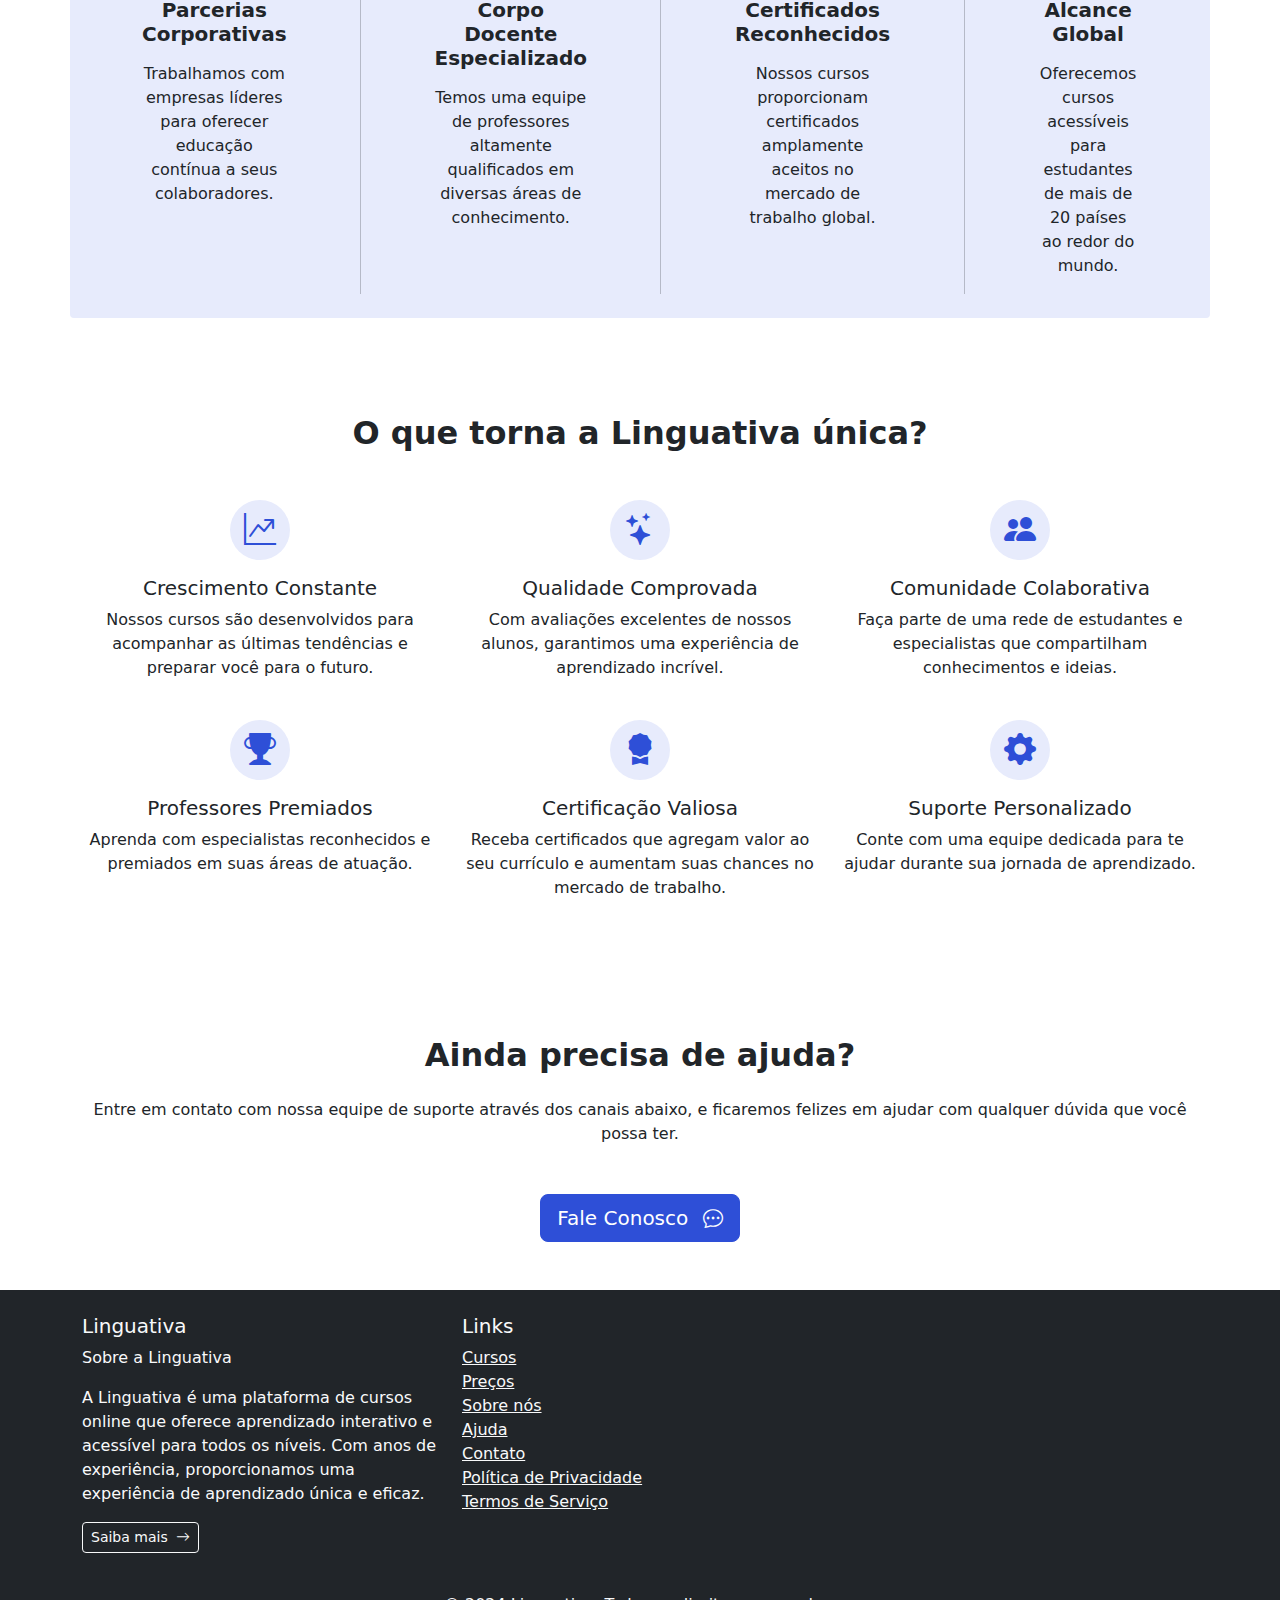
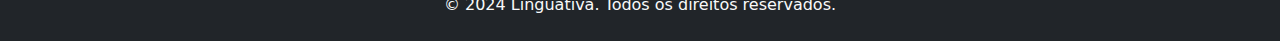
<file: help.html>
<!DOCTYPE html>
<html lang="pt-BR">

<head>
  <meta charset="UTF-8">
  <meta name="viewport" content="width=device-width, initial-scale=1.0">
  <meta name="description"
    content="Linguativa é uma plataforma de cursos online que oferece aprendizado interativo e acessível para todos os níveis.">
  <title>Linguativa - Ajuda</title>
  <link rel="shortcut icon" href="static/img/favicon.ico" type="image/x-icon">
  <link rel="stylesheet" href="static/css/bootstrap_custom.css">
  <link rel="stylesheet" href="static/css/main.css">
  <link rel="stylesheet" href="static/fonts/bootstrap-icons.min.css">
</head>

<body>
  <header class="border-bottom py-2 sticky-top bg-light">
    <nav class="navbar navbar-expand-lg navbar-light">
      <div class="container">
        <a class="navbar-brand" href="index.html">
          <img src="static/img/logo.png" alt="Linguativa Logo" width="40" height="40" class="d-inline-block me-2">
          Linguativa
        </a>
        <button class="navbar-toggler" type="button" data-bs-toggle="collapse" data-bs-target="#navbarNav"
          aria-controls="navbarNav" aria-expanded="false" aria-label="Toggle navigation">
          <span class="navbar-toggler-icon"></span>
        </button>
        <div class="collapse navbar-collapse" id="navbarNav">
          <ul class="navbar-nav me-auto mb-2 mb-lg-0">
            <li class="nav-item">
              <a class="nav-link" href="index.html">Início</a>
            </li>
            <li class="nav-item">
              <a class="nav-link" href="courses.html">Cursos</a>
            </li>
            <li class="nav-item">
              <a class="nav-link" href="prices.html">Preços</a>
            </li>
            <li class="nav-item">
              <a class="nav-link" href="about.html">Sobre nós</a>
            </li>
            <li class="nav-item">
              <a class="nav-link active" href="help.html">Ajuda</a>
            </li>
            <li class="nav-item">
              <a class="nav-link" href="contact.html">Contato</a>
            </li>
          </ul>
          <a href="contact.html" class="btn btn-primary">Agendar uma aula <i class="bi ps-1 bi-arrow-right"></i></a>
        </div>
      </div>
    </nav>
  </header>

  <main class="help">
    <section class="faq-section py-5 bg-light rounded-bottom-4">
      <div class="container">
        <h2 class="text-center fw-bold mb-5">Perguntas Frequentes</h2>
        <div class="accordion" id="faqAccordion">
          <div class="accordion-item">
            <h2 class="accordion-header" id="faq1">
              <button class="accordion-button" type="button" data-bs-toggle="collapse" data-bs-target="#collapse1"
                aria-expanded="true" aria-controls="collapse1">
                Como posso me inscrever em um curso?
              </button>
            </h2>
            <div id="collapse1" class="accordion-collapse collapse show" aria-labelledby="faq1"
              data-bs-parent="#faqAccordion">
              <div class="accordion-body">
                Você pode se inscrever criando uma conta na Linguativa e escolhendo o curso de sua preferência. Todos os
                cursos estão disponíveis na página de <a href="courses.html">cursos</a>.
              </div>
            </div>
          </div>
          <div class="accordion-item">
            <h2 class="accordion-header" id="faq2">
              <button class="accordion-button collapsed" type="button" data-bs-toggle="collapse"
                data-bs-target="#collapse2" aria-expanded="false" aria-controls="collapse2">
                Como funciona o suporte para os cursos?
              </button>
            </h2>
            <div id="collapse2" class="accordion-collapse collapse" aria-labelledby="faq2"
              data-bs-parent="#faqAccordion">
              <div class="accordion-body">
                Oferecemos suporte via chat e e-mail para todos os alunos. Alunos dos planos avançados também têm acesso
                a suporte prioritário. Entre em contato com nossa equipe de <a href="contact.html">suporte</a> para mais
                informações.
              </div>
            </div>
          </div>
          <div class="accordion-item">
            <h2 class="accordion-header" id="faq3">
              <button class="accordion-button collapsed" type="button" data-bs-toggle="collapse"
                data-bs-target="#collapse3" aria-expanded="false" aria-controls="collapse3">
                Posso acessar os cursos em dispositivos móveis?
              </button>
            </h2>
            <div id="collapse3" class="accordion-collapse collapse" aria-labelledby="faq3"
              data-bs-parent="#faqAccordion">
              <div class="accordion-body">
                Sim! Todos os nossos cursos são acessíveis em dispositivos móveis, tablets e desktops. Basta acessar sua
                conta e começar a aprender onde quer que esteja.
              </div>
            </div>
          </div>
          <div class="accordion-item">
            <h2 class="accordion-header" id="faq4">
              <button class="accordion-button collapsed" type="button" data-bs-toggle="collapse"
                data-bs-target="#collapse4" aria-expanded="false" aria-controls="collapse4">
                Os certificados emitidos têm validade?
              </button>
            </h2>
            <div id="collapse4" class="accordion-collapse collapse" aria-labelledby="faq4"
              data-bs-parent="#faqAccordion">
              <div class="accordion-body">
                Sim, nossos certificados são reconhecidos no mercado e podem ser usados para aprimorar seu currículo ou
                portfólio profissional.
              </div>
            </div>
          </div>
        </div>
      </div>
    </section>

    <section class="why-choose-us py-5">
      <div class="container">
        <h2 class="fw-bold text-center mb-5">Por que escolher nossos cursos?</h2>
        <div class="row">
          <div class="col-md-4 d-flex mb-4">
            <div class="icon-square bg-secondary text-primary me-3" style="font-size: 2rem;">
              <i class="bi bi-file-earmark-text"></i>
            </div>
            <div>
              <h5>Material de Qualidade</h5>
              <p>Nossos cursos são cuidadosamente elaborados com conteúdos atualizados e materiais de alta qualidade.
              </p>
            </div>
          </div>
          <div class="col-md-4 d-flex mb-4">
            <div class="icon-square bg-secondary text-primary me-3" style="font-size: 2rem;">
              <i class="bi bi-lightbulb"></i>
            </div>
            <div>
              <h5>Aulas Práticas</h5>
              <p>Todos os nossos cursos incluem exercícios práticos para reforçar o aprendizado e aplicá-lo no mundo
                real.
              </p>
            </div>
          </div>
          <div class="col-md-4 d-flex mb-4">
            <div class="icon-square bg-secondary text-primary me-3" style="font-size: 2rem;">
              <i class="bi bi-trophy"></i>
            </div>
            <div>
              <h5>Certificação</h5>
              <p>Receba um certificado reconhecido ao concluir qualquer um dos nossos cursos e valorize seu currículo.
              </p>
            </div>
          </div>
        </div>
        <div class="row">
          <div class="col-md-4 d-flex mb-4">
            <div class="icon-square bg-secondary text-primary me-3" style="font-size: 2rem;">
              <i class="bi bi-people"></i>
            </div>
            <div>
              <h5>Comunidade Ativa</h5>
              <p>Faça parte de uma comunidade de alunos e especialistas que compartilham conhecimento e experiências.
              </p>
            </div>
          </div>
          <div class="col-md-4 d-flex mb-4">
            <div class="icon-square bg-secondary text-primary me-3" style="font-size: 2rem;">
              <i class="bi bi-camera-video"></i>
            </div>
            <div>
              <h5>Aulas Gravadas</h5>
              <p>Acesse todas as aulas gravadas e estude no seu próprio ritmo, sem restrições de tempo.</p>
            </div>
          </div>
          <div class="col-md-4 d-flex mb-4">
            <div class="icon-square bg-secondary text-primary me-3" style="font-size: 2rem;">
              <i class="bi bi-clock"></i>
            </div>
            <div>
              <h5>Horários Flexíveis</h5>
              <p>Estude a qualquer hora, conforme sua disponibilidade. Nossos cursos estão disponíveis 24/7.</p>
            </div>
          </div>
        </div>
      </div>
    </section>

    <section class="library pt-5">
      <div class="container bg-primary text-white py-5 px-5 rounded-top-1">
        <h2 class="fw-bold">Nosso Compromisso</h2>
        <p class="lead">Na Linguativa, nosso compromisso é com a excelência no ensino. Desenvolvemos conteúdos
          inovadores,
          atualizados com as tendências globais, para proporcionar uma experiência de aprendizado única e eficaz.</p>
        <a href="about.html" class="btn btn-outline-light">Descubra Mais <i class="bi bi-arrow-right"></i></a>
      </div>
    </section>

    <section class="achievement pb-5">
      <div class="container text-center bg-secondary py-4 px-4 rounded-bottom-1">
        <h2 class="fw-bold">Impacto da Linguativa</h2>
        <p>Explore os resultados que alcançamos ao longo dos anos, ajudando estudantes e profissionais a se
          desenvolverem.
        </p>
        <div class="row pt-4 px-5">
          <div class="col-md">
            <i class="bi bi-building" style="font-size: 2rem;"></i>
            <h5 class="fw-bold mb-3 mt-1">Parcerias Corporativas</h5>
            <p>Trabalhamos com empresas líderes para oferecer educação contínua a seus colaboradores.</p>
          </div>
          <div class="col-md">
            <div class="vr h-100"></div>
          </div>
          <div class="col-md">
            <i class="bi bi-people" style="font-size: 2rem;"></i>
            <h5 class="fw-bold mb-3 mt-1">Corpo Docente Especializado</h5>
            <p>Temos uma equipe de professores altamente qualificados em diversas áreas de conhecimento.</p>
          </div>
          <div class="col-md">
            <div class="vr h-100"></div>
          </div>
          <div class="col-md">
            <i class="bi bi-mortarboard" style="font-size: 2rem;"></i>
            <h5 class="fw-bold mb-3 mt-1">Certificados Reconhecidos</h5>
            <p>Nossos cursos proporcionam certificados amplamente aceitos no mercado de trabalho global.</p>
          </div>
          <div class="col-md">
            <div class="vr h-100"></div>
          </div>
          <div class="col-md">
            <i class="bi bi-globe" style="font-size: 2rem;"></i>
            <h5 class="fw-bold mb-3 mt-1">Alcance Global</h5>
            <p>Oferecemos cursos acessíveis para estudantes de mais de 20 países ao redor do mundo.</p>
          </div>
        </div>
      </div>
    </section>

    <section class="differential py-5">
      <div class="container">
        <h2 class="fw-bold text-center mb-5">O que torna a Linguativa única?</h2>
        <div class="row text-center">
          <div class="col-md-4 mb-4">
            <div class="icon-square bg-secondary text-primary mb-3" style="font-size: 2rem;">
              <i class="bi bi-graph-up-arrow"></i>
            </div>
            <h5>Crescimento Constante</h5>
            <p>Nossos cursos são desenvolvidos para acompanhar as últimas tendências e preparar você para o futuro.</p>
          </div>
          <div class="col-md-4 mb-4">
            <div class="icon-square bg-secondary text-primary mb-3" style="font-size: 2rem;">
              <i class="bi bi-stars"></i>
            </div>
            <h5>Qualidade Comprovada</h5>
            <p>Com avaliações excelentes de nossos alunos, garantimos uma experiência de aprendizado incrível.</p>
          </div>
          <div class="col-md-4 mb-4">
            <div class="icon-square bg-secondary text-primary mb-3" style="font-size: 2rem;">
              <i class="bi bi-people-fill"></i>
            </div>
            <h5>Comunidade Colaborativa</h5>
            <p>Faça parte de uma rede de estudantes e especialistas que compartilham conhecimentos e ideias.</p>
          </div>
        </div>
        <div class="row text-center">
          <div class="col-md-4 mb-4">
            <div class="icon-square bg-secondary text-primary mb-3" style="font-size: 2rem;">
              <i class="bi bi-trophy-fill"></i>
            </div>
            <h5>Professores Premiados</h5>
            <p>Aprenda com especialistas reconhecidos e premiados em suas áreas de atuação.</p>
          </div>
          <div class="col-md-4 mb-4">
            <div class="icon-square bg-secondary text-primary mb-3" style="font-size: 2rem;">
              <i class="bi bi-award-fill"></i>
            </div>
            <h5>Certificação Valiosa</h5>
            <p>Receba certificados que agregam valor ao seu currículo e aumentam suas chances no mercado de trabalho.
            </p>
          </div>
          <div class="col-md-4 mb-4">
            <div class="icon-square bg-secondary text-primary mb-3" style="font-size: 2rem;">
              <i class="bi bi-gear-fill"></i>
            </div>
            <h5>Suporte Personalizado</h5>
            <p>Conte com uma equipe dedicada para te ajudar durante sua jornada de aprendizado.</p>
          </div>
        </div>
      </div>
    </section>


    <!-- Nova seção "Ainda precisa de ajuda?" -->
    <section class="support-section py-5">
      <div class="container text-center">
        <h2 class="fw-bold mb-4">Ainda precisa de ajuda?</h2>
        <p class="mb-5">Entre em contato com nossa equipe de suporte através dos canais abaixo, e ficaremos felizes em
          ajudar com qualquer dúvida que você possa ter.</p>
        <a href="contact.html" class="btn btn-primary btn-lg">Fale Conosco <i class="bi bi-chat-dots ms-2"></i></a>
      </div>
    </section>
  </main>

  <footer class="bg-dark text-light py-4">
    <div class="container">
      <div class="row">
        <div class="col-md-4">
          <h5>Linguativa</h5>
          <p>Sobre a Linguativa</p>
          <p>A Linguativa é uma plataforma de cursos online que oferece aprendizado interativo e acessível para todos os
            níveis. Com anos de experiência, proporcionamos uma experiência de aprendizado única e eficaz.</p>
          <a href="about.html" class="btn btn-outline-light btn-sm mb-4">Saiba mais <i
              class="bi ps-1 bi-arrow-right"></i></a>
        </div>
        <div class="col-md-4">
          <h5>Links</h5>
          <ul class="list-unstyled">
            <li><a href="courses.html" class="text-light">Cursos</a></li>
            <li><a href="prices.html" class="text-light">Preços</a></li>
            <li><a href="about.html" class="text-light">Sobre nós</a></li>
            <li><a href="help.html" class="text-light">Ajuda</a></li>
            <li><a href="contact.html" class="text-light">Contato</a></li>
            <li><a href="privacy-policy.html" class="text-light">Política de Privacidade</a></li>
            <li><a href="terms-conditions.html" class="text-light">Termos de Serviço</a></li>
          </ul>
        </div>
      </div>
      <div class="row mt-3">
        <div class="col text-center">
          <p class="mb-0">© 2024 Linguativa. Todos os direitos reservados.</p>
        </div>
      </div>
    </div>
  </footer>

  <script src="static/js/bootstrap.bundle.js"></script>
  <script src="static/js/main.js"></script>
</body>

</html>
</file>
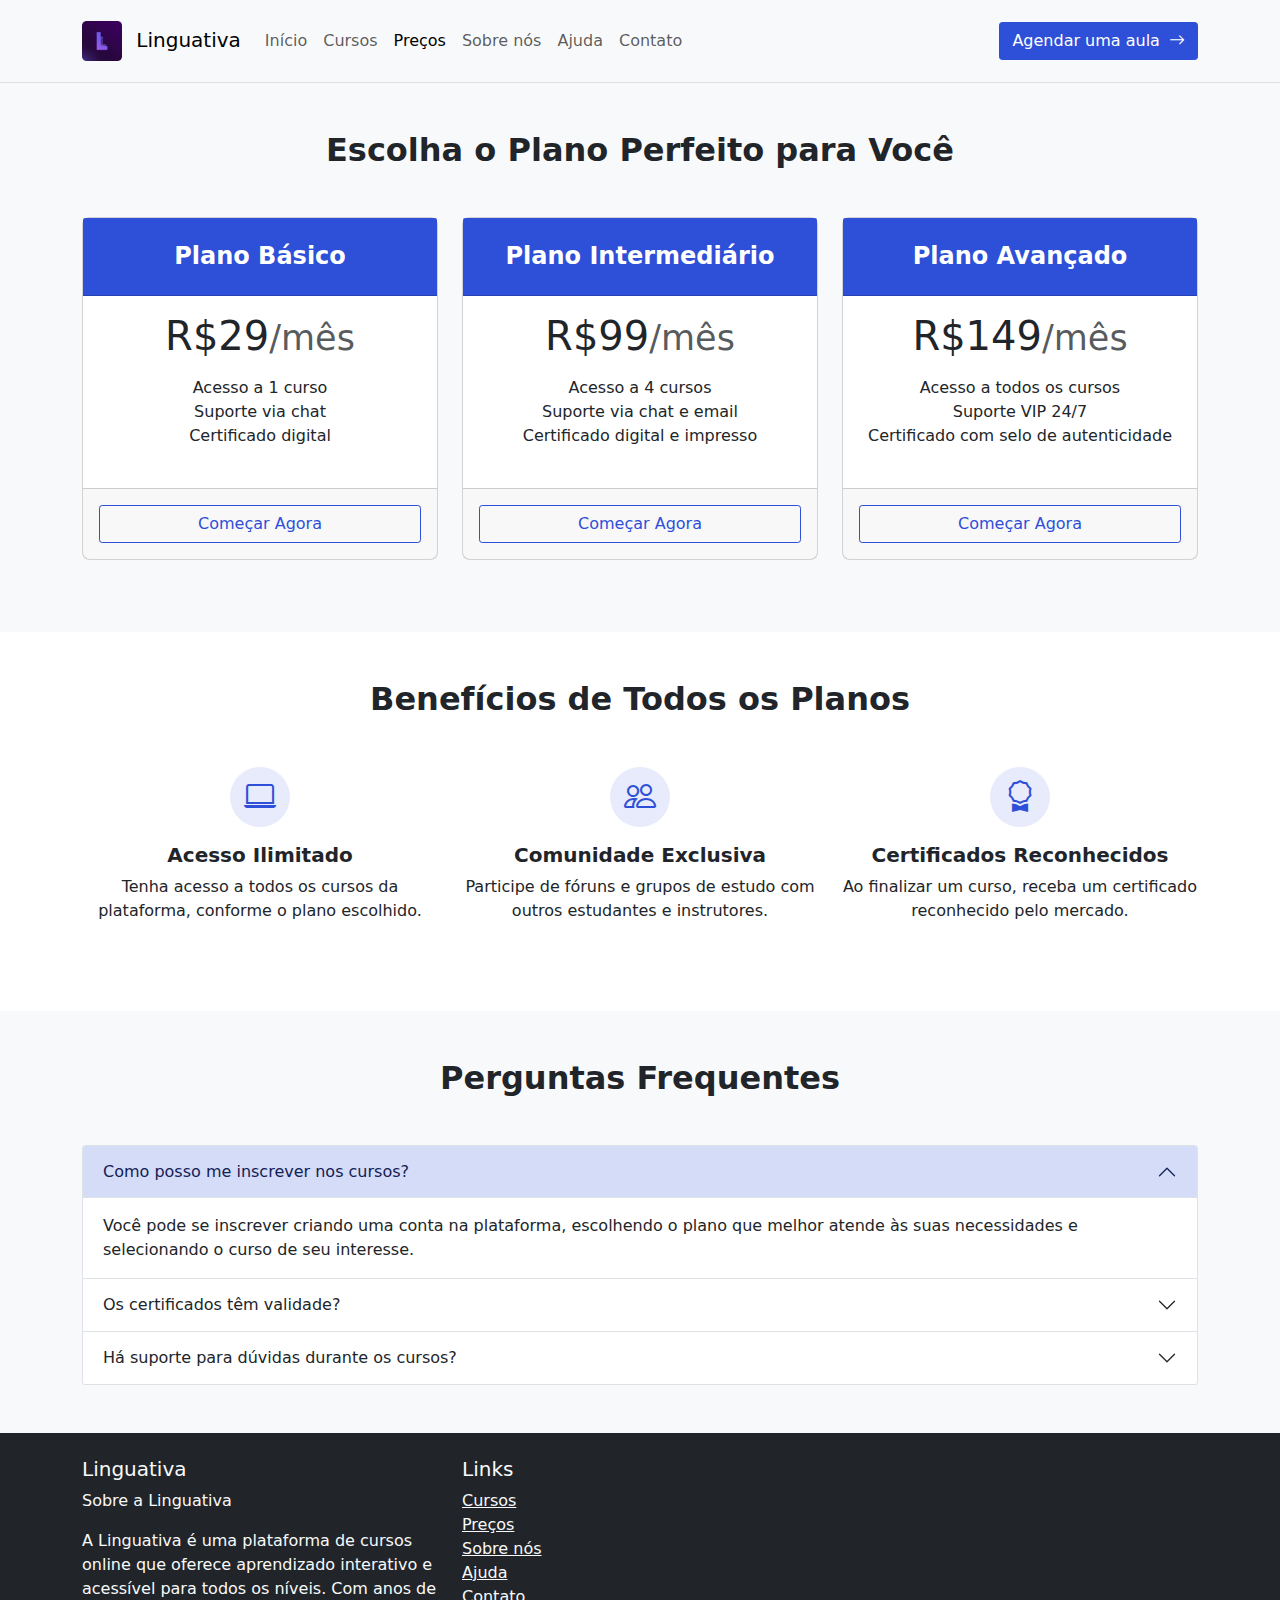
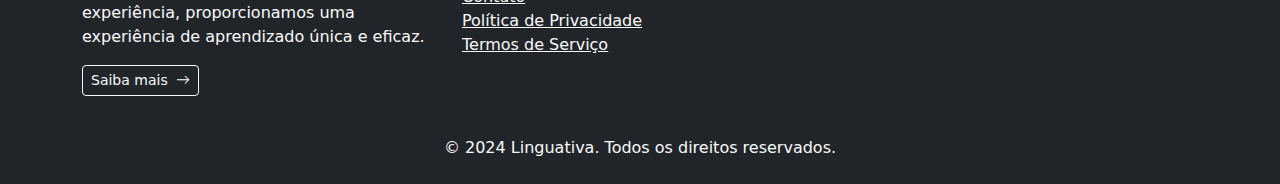
<file: prices.html>
<!DOCTYPE html>
<html lang="pt-BR">

<head>
  <meta charset="UTF-8">
  <meta name="viewport" content="width=device-width, initial-scale=1.0">
  <meta name="description"
    content="Linguativa é uma plataforma de cursos online que oferece aprendizado interativo e acessível para todos os níveis.">
  <title>Linguativa</title>
  <link rel="shortcut icon" href="static/img/favicon.ico" type="image/x-icon">
  <link rel="stylesheet" href="static/css/bootstrap_custom.css">
  <link rel="stylesheet" href="static/css/main.css">
  <link rel="stylesheet" href="static/fonts/bootstrap-icons.min.css">
</head>

<body>
  <header class="border-bottom py-2 sticky-top bg-light">
    <nav class="navbar navbar-expand-lg navbar-light">
      <div class="container">
        <a class="navbar-brand" href="index.html">
          <img src="static/img/logo.png" alt="Linguativa Logo" width="40" height="40" class="d-inline-block me-2">
          Linguativa
        </a>
        <button class="navbar-toggler" type="button" data-bs-toggle="collapse" data-bs-target="#navbarNav"
          aria-controls="navbarNav" aria-expanded="false" aria-label="Toggle navigation">
          <span class="navbar-toggler-icon"></span>
        </button>
        <div class="collapse navbar-collapse" id="navbarNav">
          <ul class="navbar-nav me-auto mb-2 mb-lg-0">
            <li class="nav-item">
              <a class="nav-link" href="index.html">Início</a>
            </li>
            <li class="nav-item">
              <a class="nav-link" href="courses.html">Cursos</a>
            </li>
            <li class="nav-item">
              <a class="nav-link active" href="prices.html">Preços</a>
            </li>
            <li class="nav-item">
              <a class="nav-link" href="about.html">Sobre nós</a>
            </li>
            <li class="nav-item">
              <a class="nav-link" href="help.html">Ajuda</a>
            </li>
            <li class="nav-item">
              <a class="nav-link" href="contact.html">Contato</a>
            </li>
          </ul>
          <a href="contact.html" class="btn btn-primary">Agendar uma aula <i class="bi ps-1 bi-arrow-right"></i></a>
        </div>
      </div>
    </nav>
  </header>

  <main class="prices">

    <section class="pricing-section py-5 bg-light">
      <div class="container">
        <h2 class="text-center fw-bold mb-5">Escolha o Plano Perfeito para Você</h2>
        <div class="row text-center">

          <div class="col-md-4 mb-4">
            <div class="card rounded-3 h-100">
              <div class="card-header bg-primary text-white py-4">
                <h4 class="my-0 fw-bold">Plano Básico</h4>
              </div>
              <div class="card-body">
                <h1 class="card-title pricing-card-title">R$29<small class="text-muted">/mês</small></h1>
                <ul class="list-unstyled mt-3 mb-4">
                  <li>Acesso a 1 curso</li>
                  <li>Suporte via chat</li>
                  <li>Certificado digital</li>
                </ul>
              </div>
              <div class="card-footer w-100 py-3"><a href="contact.html" class="btn btn-outline-primary w-100">Começar
                  Agora</a></div>
            </div>
          </div>

          <div class="col-md-4 mb-4">
            <div class="card rounded-3 h-100">
              <div class="card-header bg-primary text-white py-4">
                <h4 class="my-0 fw-bold">Plano Intermediário</h4>
              </div>
              <div class="card-body">
                <h1 class="card-title pricing-card-title">R$99<small class="text-muted">/mês</small></h1>
                <ul class="list-unstyled mt-3 mb-4">
                  <li>Acesso a 4 cursos</li>
                  <li>Suporte via chat e email</li>
                  <li>Certificado digital e impresso</li>
                </ul>
              </div>
              <div class="card-footer w-100 py-3"><a href="contact.html" class="btn btn-outline-primary w-100">Começar
                  Agora</a></div>
            </div>
          </div>

          <div class="col-md-4 mb-4">
            <div class="card rounded-3 h-100">
              <div class="card-header bg-primary text-white py-4">
                <h4 class="my-0 fw-bold">Plano Avançado</h4>
              </div>
              <div class="card-body">
                <h1 class="card-title pricing-card-title">R$149<small class="text-muted">/mês</small></h1>
                <ul class="list-unstyled mt-3 mb-4">
                  <li>Acesso a todos os cursos</li>
                  <li>Suporte VIP 24/7</li>
                  <li>Certificado com selo de autenticidade</li>
                </ul>
              </div>
              <div class="card-footer w-100 py-3"><a href="contact.html" class="btn btn-outline-primary w-100">Começar
                  Agora</a>
              </div>
            </div>
          </div>
        </div>
      </div>
    </section>

    <section class="benefits-section py-5">
      <div class="container">
        <h2 class="text-center fw-bold mb-5">Benefícios de Todos os Planos</h2>
        <div class="row text-center">
          <div class="col-md-4 mb-4">
            <div class="icon-square bg-secondary text-primary rounded-circle mb-3" style="font-size: 2rem;">
              <i class="bi bi-laptop"></i>
            </div>
            <h5 class="fw-bold">Acesso Ilimitado</h5>
            <p>Tenha acesso a todos os cursos da plataforma, conforme o plano escolhido.</p>
          </div>
          <div class="col-md-4 mb-4">
            <div class="icon-square bg-secondary text-primary rounded-circle mb-3" style="font-size: 2rem;">
              <i class="bi bi-people"></i>
            </div>
            <h5 class="fw-bold">Comunidade Exclusiva</h5>
            <p>Participe de fóruns e grupos de estudo com outros estudantes e instrutores.</p>
          </div>
          <div class="col-md-4 mb-4">
            <div class="icon-square bg-secondary text-primary rounded-circle mb-3" style="font-size: 2rem;">
              <i class="bi bi-award"></i>
            </div>
            <h5 class="fw-bold">Certificados Reconhecidos</h5>
            <p>Ao finalizar um curso, receba um certificado reconhecido pelo mercado.</p>
          </div>
        </div>
      </div>
    </section>

    <section class="faq-section py-5 bg-light">
      <div class="container">
        <h2 class="text-center fw-bold mb-5">Perguntas Frequentes</h2>
        <div class="accordion" id="faqAccordion">
          <div class="accordion-item">
            <h2 class="accordion-header" id="faq1">
              <button class="accordion-button" type="button" data-bs-toggle="collapse" data-bs-target="#collapse1"
                aria-expanded="true" aria-controls="collapse1">
                Como posso me inscrever nos cursos?
              </button>
            </h2>
            <div id="collapse1" class="accordion-collapse collapse show" aria-labelledby="faq1"
              data-bs-parent="#faqAccordion">
              <div class="accordion-body">
                Você pode se inscrever criando uma conta na plataforma, escolhendo o plano que melhor atende às suas
                necessidades e selecionando o curso de seu interesse.
              </div>
            </div>
          </div>
          <div class="accordion-item">
            <h2 class="accordion-header" id="faq2">
              <button class="accordion-button collapsed" type="button" data-bs-toggle="collapse"
                data-bs-target="#collapse2" aria-expanded="false" aria-controls="collapse2">
                Os certificados têm validade?
              </button>
            </h2>
            <div id="collapse2" class="accordion-collapse collapse" aria-labelledby="faq2"
              data-bs-parent="#faqAccordion">
              <div class="accordion-body">
                Sim, todos os nossos certificados são reconhecidos pelo mercado e possuem validade oficial.
              </div>
            </div>
          </div>
          <div class="accordion-item">
            <h2 class="accordion-header" id="faq3">
              <button class="accordion-button collapsed" type="button" data-bs-toggle="collapse"
                data-bs-target="#collapse3" aria-expanded="false" aria-controls="collapse3">
                Há suporte para dúvidas durante os cursos?
              </button>
            </h2>
            <div id="collapse3" class="accordion-collapse collapse" aria-labelledby="faq3"
              data-bs-parent="#faqAccordion">
              <div class="accordion-body">
                Sim, temos suporte disponível via chat e email para todos os planos, além de suporte VIP 24/7 para
                assinantes do Plano Avançado.
              </div>
            </div>
          </div>
        </div>
      </div>
    </section>

  </main>

  <footer class="bg-dark text-light py-4">
    <div class="container">
      <div class="row">
        <div class="col-md-4">
          <h5>Linguativa</h5>
          <p>Sobre a Linguativa</p>
          <p>A Linguativa é uma plataforma de cursos online que oferece aprendizado interativo e acessível para todos os
            níveis. Com anos de experiência, proporcionamos uma experiência de aprendizado única e eficaz.</p>
          <a href="about.html" class="btn btn-outline-light btn-sm mb-4">Saiba mais <i
              class="bi ps-1 bi-arrow-right"></i></a>
        </div>
        <div class="col-md-4">
          <h5>Links</h5>
          <ul class="list-unstyled">
            <li><a href="courses.html" class="text-light">Cursos</a></li>
            <li><a href="prices.html" class="text-light">Preços</a></li>
            <li><a href="about.html" class="text-light">Sobre nós</a></li>
            <li><a href="help.html" class="text-light">Ajuda</a></li>
            <li><a href="contact.html" class="text-light">Contato</a></li>
            <li><a href="privacy-policy.html" class="text-light">Política de Privacidade</a></li>
            <li><a href="terms-conditions.html" class="text-light">Termos de Serviço</a></li>
          </ul>
        </div>
      </div>
      <div class="row mt-3">
        <div class="col text-center">
          <p class="mb-0">© 2024 Linguativa. Todos os direitos reservados.</p>
        </div>
      </div>
    </div>
  </footer>

  <script src="static/js/bootstrap.bundle.js"></script>
  <script src="static/js/main.js"></script>
</body>

</html>
</file>
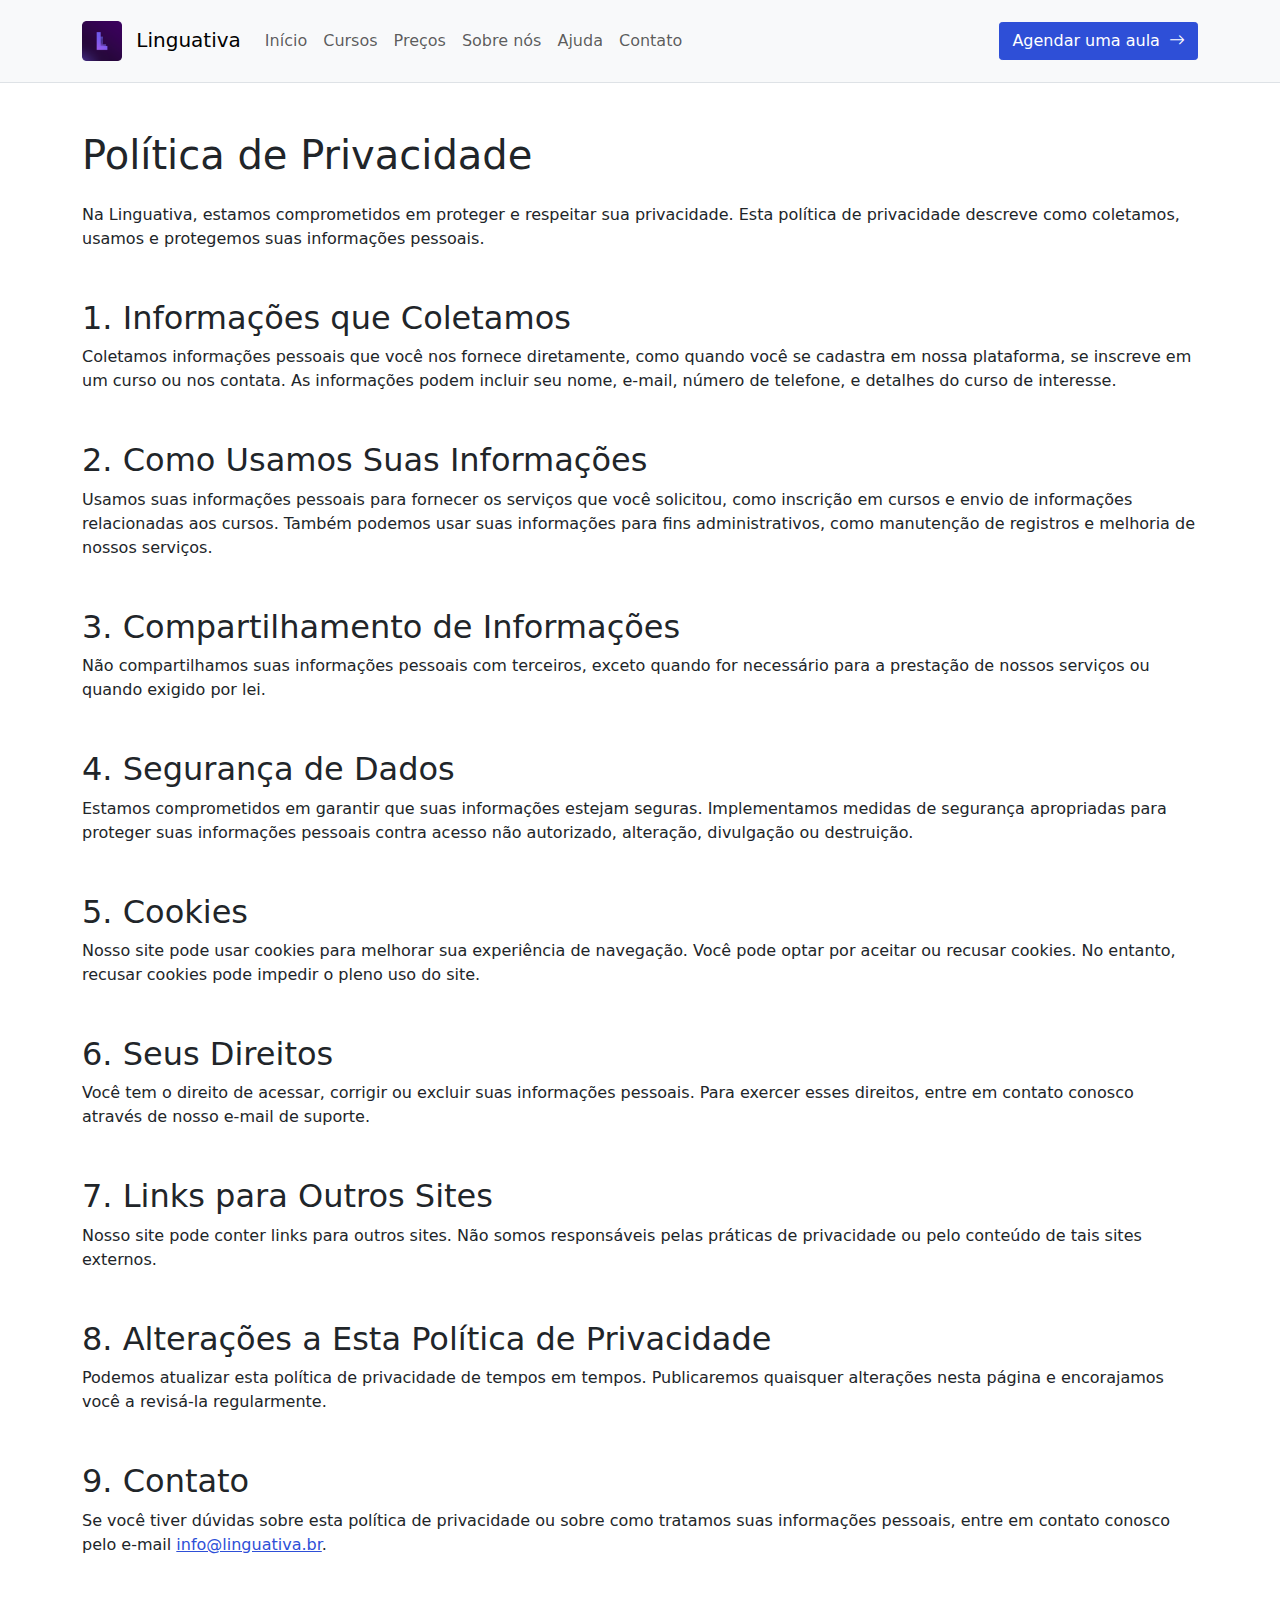
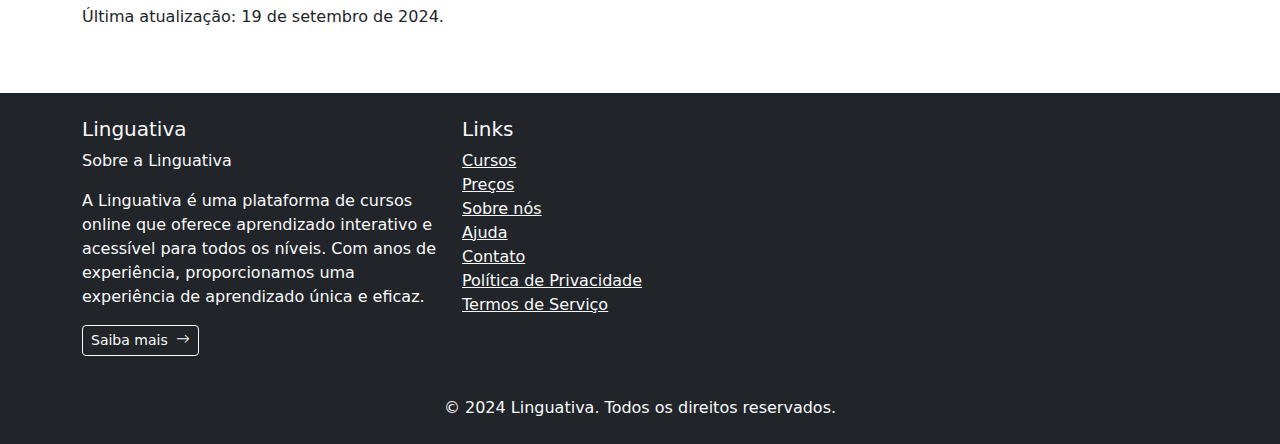
<file: privacy-policy.html>
<!DOCTYPE html>
<html lang="pt-BR">

<head>
  <meta charset="UTF-8">
  <meta name="viewport" content="width=device-width, initial-scale=1.0">
  <meta name="description"
    content="Linguativa é uma plataforma de cursos online que oferece aprendizado interativo e acessível para todos os níveis.">
  <title>Linguativa</title>
  <link rel="shortcut icon" href="static/img/favicon.ico" type="image/x-icon">
  <link rel="stylesheet" href="static/css/bootstrap_custom.css">
  <link rel="stylesheet" href="static/css/main.css">
  <link rel="stylesheet" href="static/fonts/bootstrap-icons.min.css">
</head>

<body>
  <header class="border-bottom py-2 sticky-top bg-light">
    <nav class="navbar navbar-expand-lg navbar-light">
      <div class="container">
        <a class="navbar-brand" href="index.html">
          <img src="static/img/logo.png" alt="Linguativa Logo" width="40" height="40" class="d-inline-block me-2">
          Linguativa
        </a>
        <button class="navbar-toggler" type="button" data-bs-toggle="collapse" data-bs-target="#navbarNav"
          aria-controls="navbarNav" aria-expanded="false" aria-label="Toggle navigation">
          <span class="navbar-toggler-icon"></span>
        </button>
        <div class="collapse navbar-collapse" id="navbarNav">
          <ul class="navbar-nav me-auto mb-2 mb-lg-0">
            <li class="nav-item">
              <a class="nav-link" href="index.html">Início</a>
            </li>
            <li class="nav-item">
              <a class="nav-link" href="courses.html">Cursos</a>
            </li>
            <li class="nav-item">
              <a class="nav-link" href="prices.html">Preços</a>
            </li>
            <li class="nav-item">
              <a class="nav-link" href="about.html">Sobre nós</a>
            </li>
            <li class="nav-item">
              <a class="nav-link" href="help.html">Ajuda</a>
            </li>
            <li class="nav-item">
              <a class="nav-link" href="contact.html">Contato</a>
            </li>
          </ul>
          <a href="contact.html" class="btn btn-primary">Agendar uma aula <i class="bi ps-1 bi-arrow-right"></i></a>
        </div>
      </div>
    </nav>
  </header>

  <main>
    <main class="py-5">
      <div class="container">
        <h1 class="mb-4">Política de Privacidade</h1>
        <p>Na Linguativa, estamos comprometidos em proteger e respeitar sua privacidade. Esta política de privacidade
          descreve como coletamos, usamos e protegemos suas informações pessoais.</p>

        <h2 class="mt-5">1. Informações que Coletamos</h2>
        <p>Coletamos informações pessoais que você nos fornece diretamente, como quando você se cadastra em nossa
          plataforma, se inscreve em um curso ou nos contata. As informações podem incluir seu nome, e-mail, número de
          telefone, e detalhes do curso de interesse.</p>

        <h2 class="mt-5">2. Como Usamos Suas Informações</h2>
        <p>Usamos suas informações pessoais para fornecer os serviços que você solicitou, como inscrição em cursos e
          envio
          de informações relacionadas aos cursos. Também podemos usar suas informações para fins administrativos, como
          manutenção de registros e melhoria de nossos serviços.</p>

        <h2 class="mt-5">3. Compartilhamento de Informações</h2>
        <p>Não compartilhamos suas informações pessoais com terceiros, exceto quando for necessário para a prestação de
          nossos serviços ou quando exigido por lei.</p>

        <h2 class="mt-5">4. Segurança de Dados</h2>
        <p>Estamos comprometidos em garantir que suas informações estejam seguras. Implementamos medidas de segurança
          apropriadas para proteger suas informações pessoais contra acesso não autorizado, alteração, divulgação ou
          destruição.</p>

        <h2 class="mt-5">5. Cookies</h2>
        <p>Nosso site pode usar cookies para melhorar sua experiência de navegação. Você pode optar por aceitar ou
          recusar
          cookies. No entanto, recusar cookies pode impedir o pleno uso do site.</p>

        <h2 class="mt-5">6. Seus Direitos</h2>
        <p>Você tem o direito de acessar, corrigir ou excluir suas informações pessoais. Para exercer esses direitos,
          entre
          em contato conosco através de nosso e-mail de suporte.</p>

        <h2 class="mt-5">7. Links para Outros Sites</h2>
        <p>Nosso site pode conter links para outros sites. Não somos responsáveis pelas práticas de privacidade ou pelo
          conteúdo de tais sites externos.</p>

        <h2 class="mt-5">8. Alterações a Esta Política de Privacidade</h2>
        <p>Podemos atualizar esta política de privacidade de tempos em tempos. Publicaremos quaisquer alterações nesta
          página e encorajamos você a revisá-la regularmente.</p>

        <h2 class="mt-5">9. Contato</h2>
        <p>Se você tiver dúvidas sobre esta política de privacidade ou sobre como tratamos suas informações pessoais,
          entre
          em contato conosco pelo e-mail <a href="mailto:info@linguativa.br">info@linguativa.br</a>.</p>

        <p class="mt-5">Última atualização: 19 de setembro de 2024.</p>
      </div>
    </main>

  </main>

  <footer class="bg-dark text-light py-4">
    <div class="container">
      <div class="row">
        <div class="col-md-4">
          <h5>Linguativa</h5>
          <p>Sobre a Linguativa</p>
          <p>A Linguativa é uma plataforma de cursos online que oferece aprendizado interativo e acessível para todos os
            níveis. Com anos de experiência, proporcionamos uma experiência de aprendizado única e eficaz.</p>
          <a href="about.html" class="btn btn-outline-light btn-sm mb-4">Saiba mais <i
              class="bi ps-1 bi-arrow-right"></i></a>
        </div>
        <div class="col-md-4">
          <h5>Links</h5>
          <ul class="list-unstyled">
            <li><a href="courses.html" class="text-light">Cursos</a></li>
            <li><a href="prices.html" class="text-light">Preços</a></li>
            <li><a href="about.html" class="text-light">Sobre nós</a></li>
            <li><a href="help.html" class="text-light">Ajuda</a></li>
            <li><a href="contact.html" class="text-light">Contato</a></li>
            <li><a href="privacy-policy.html" class="text-light">Política de Privacidade</a></li>
            <li><a href="terms-conditions.html" class="text-light">Termos de Serviço</a></li>
          </ul>
        </div>
      </div>
      <div class="row mt-3">
        <div class="col text-center">
          <p class="mb-0">© 2024 Linguativa. Todos os direitos reservados.</p>
        </div>
      </div>
    </div>
  </footer>

  <script src="static/js/bootstrap.bundle.js"></script>
  <script src="static/js/main.js"></script>
</body>

</html>
</file>
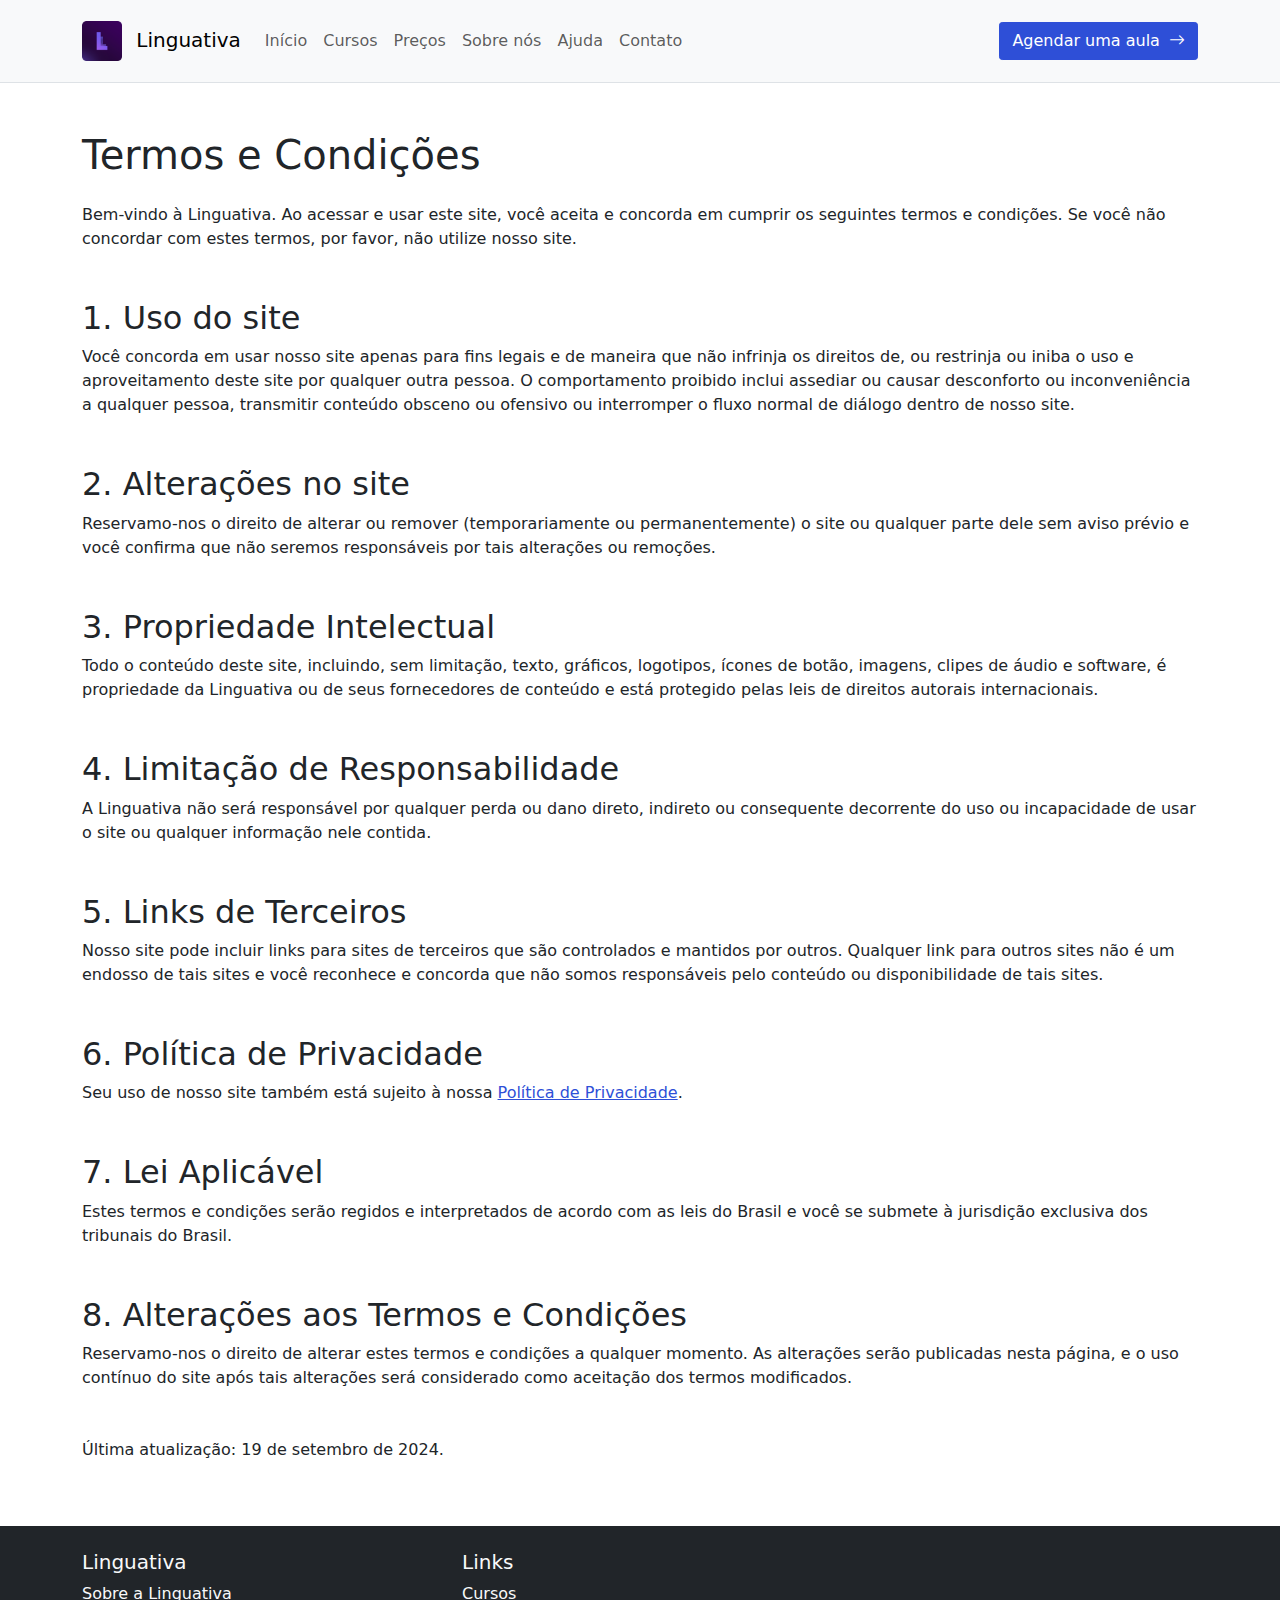
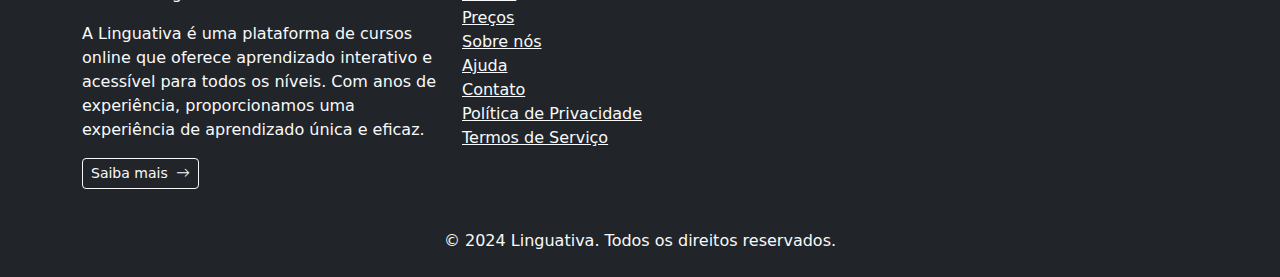
<file: terms-conditions.html>
<!DOCTYPE html>
<html lang="pt-BR">

<head>
  <meta charset="UTF-8">
  <meta name="viewport" content="width=device-width, initial-scale=1.0">
  <meta name="description"
    content="Linguativa é uma plataforma de cursos online que oferece aprendizado interativo e acessível para todos os níveis.">
  <title>Linguativa</title>
  <link rel="shortcut icon" href="static/img/favicon.ico" type="image/x-icon">
  <link rel="stylesheet" href="static/css/bootstrap_custom.css">
  <link rel="stylesheet" href="static/css/main.css">
  <link rel="stylesheet" href="static/fonts/bootstrap-icons.min.css">
</head>

<body>
  <header class="border-bottom py-2 sticky-top bg-light">
    <nav class="navbar navbar-expand-lg navbar-light">
      <div class="container">
        <a class="navbar-brand" href="index.html">
          <img src="static/img/logo.png" alt="Linguativa Logo" width="40" height="40" class="d-inline-block me-2">
          Linguativa
        </a>
        <button class="navbar-toggler" type="button" data-bs-toggle="collapse" data-bs-target="#navbarNav"
          aria-controls="navbarNav" aria-expanded="false" aria-label="Toggle navigation">
          <span class="navbar-toggler-icon"></span>
        </button>
        <div class="collapse navbar-collapse" id="navbarNav">
          <ul class="navbar-nav me-auto mb-2 mb-lg-0">
            <li class="nav-item">
              <a class="nav-link" href="index.html">Início</a>
            </li>
            <li class="nav-item">
              <a class="nav-link" href="courses.html">Cursos</a>
            </li>
            <li class="nav-item">
              <a class="nav-link" href="prices.html">Preços</a>
            </li>
            <li class="nav-item">
              <a class="nav-link" href="about.html">Sobre nós</a>
            </li>
            <li class="nav-item">
              <a class="nav-link" href="help.html">Ajuda</a>
            </li>
            <li class="nav-item">
              <a class="nav-link" href="contact.html">Contato</a>
            </li>
          </ul>
          <a href="contact.html" class="btn btn-primary">Agendar uma aula <i class="bi ps-1 bi-arrow-right"></i></a>
        </div>
      </div>
    </nav>
  </header>

  <main>
    <main class="py-5">
      <div class="container">
        <h1 class="mb-4">Termos e Condições</h1>
        <p>Bem-vindo à Linguativa. Ao acessar e usar este site, você aceita e concorda em cumprir os seguintes termos e
          condições. Se você não concordar com estes termos, por favor, não utilize nosso site.</p>

        <h2 class="mt-5">1. Uso do site</h2>
        <p>Você concorda em usar nosso site apenas para fins legais e de maneira que não infrinja os direitos de, ou
          restrinja ou iniba o uso e aproveitamento deste site por qualquer outra pessoa. O comportamento proibido
          inclui
          assediar ou causar desconforto ou inconveniência a qualquer pessoa, transmitir conteúdo obsceno ou ofensivo ou
          interromper o fluxo normal de diálogo dentro de nosso site.</p>

        <h2 class="mt-5">2. Alterações no site</h2>
        <p>Reservamo-nos o direito de alterar ou remover (temporariamente ou permanentemente) o site ou qualquer parte
          dele
          sem aviso prévio e você confirma que não seremos responsáveis por tais alterações ou remoções.</p>

        <h2 class="mt-5">3. Propriedade Intelectual</h2>
        <p>Todo o conteúdo deste site, incluindo, sem limitação, texto, gráficos, logotipos, ícones de botão, imagens,
          clipes de áudio e software, é propriedade da Linguativa ou de seus fornecedores de conteúdo e está protegido
          pelas
          leis de direitos autorais internacionais.</p>

        <h2 class="mt-5">4. Limitação de Responsabilidade</h2>
        <p>A Linguativa não será responsável por qualquer perda ou dano direto, indireto ou consequente decorrente do
          uso ou
          incapacidade de usar o site ou qualquer informação nele contida.</p>

        <h2 class="mt-5">5. Links de Terceiros</h2>
        <p>Nosso site pode incluir links para sites de terceiros que são controlados e mantidos por outros. Qualquer
          link
          para outros sites não é um endosso de tais sites e você reconhece e concorda que não somos responsáveis pelo
          conteúdo ou disponibilidade de tais sites.</p>

        <h2 class="mt-5">6. Política de Privacidade</h2>
        <p>Seu uso de nosso site também está sujeito à nossa <a href="privacy-policy.html">Política de Privacidade</a>.
        </p>

        <h2 class="mt-5">7. Lei Aplicável</h2>
        <p>Estes termos e condições serão regidos e interpretados de acordo com as leis do Brasil e você se submete à
          jurisdição exclusiva dos tribunais do Brasil.</p>

        <h2 class="mt-5">8. Alterações aos Termos e Condições</h2>
        <p>Reservamo-nos o direito de alterar estes termos e condições a qualquer momento. As alterações serão
          publicadas
          nesta página, e o uso contínuo do site após tais alterações será considerado como aceitação dos termos
          modificados.</p>

        <p class="mt-5">Última atualização: 19 de setembro de 2024.</p>
      </div>
    </main>

  </main>

  <footer class="bg-dark text-light py-4">
    <div class="container">
      <div class="row">
        <div class="col-md-4">
          <h5>Linguativa</h5>
          <p>Sobre a Linguativa</p>
          <p>A Linguativa é uma plataforma de cursos online que oferece aprendizado interativo e acessível para todos os
            níveis. Com anos de experiência, proporcionamos uma experiência de aprendizado única e eficaz.</p>
          <a href="about.html" class="btn btn-outline-light btn-sm mb-4">Saiba mais <i
              class="bi ps-1 bi-arrow-right"></i></a>
        </div>
        <div class="col-md-4">
          <h5>Links</h5>
          <ul class="list-unstyled">
            <li><a href="courses.html" class="text-light">Cursos</a></li>
            <li><a href="prices.html" class="text-light">Preços</a></li>
            <li><a href="about.html" class="text-light">Sobre nós</a></li>
            <li><a href="help.html" class="text-light">Ajuda</a></li>
            <li><a href="contact.html" class="text-light">Contato</a></li>
            <li><a href="privacy-policy.html" class="text-light">Política de Privacidade</a></li>
            <li><a href="terms-conditions.html" class="text-light">Termos de Serviço</a></li>
          </ul>
        </div>
      </div>
      <div class="row mt-3">
        <div class="col text-center">
          <p class="mb-0">© 2024 Linguativa. Todos os direitos reservados.</p>
        </div>
      </div>
    </div>
  </footer>

  <script src="static/js/bootstrap.bundle.js"></script>
  <script src="static/js/main.js"></script>
</body>

</html>
</file>
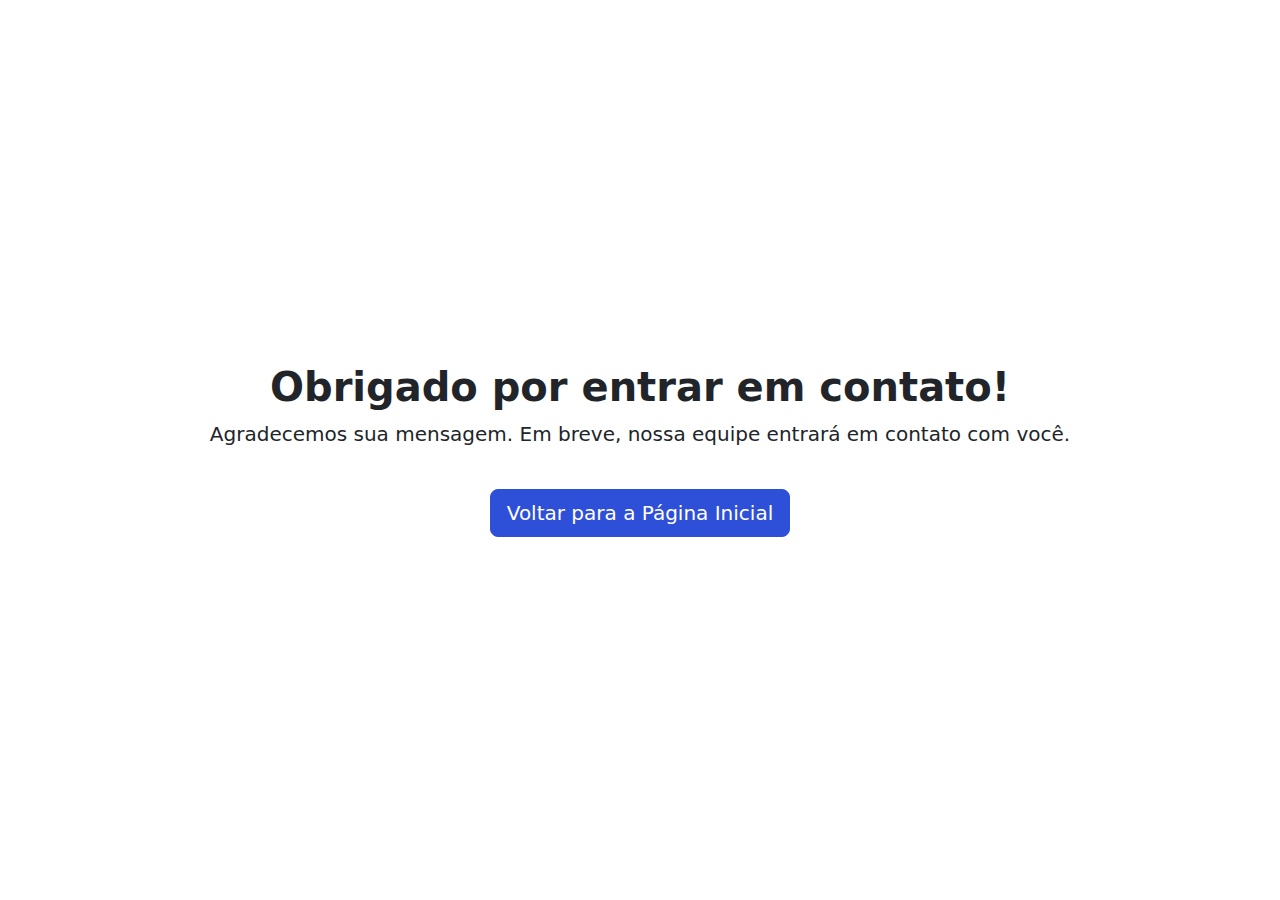
<file: thanks.html>
<!DOCTYPE html>
<html lang="pt-BR">

<head>
  <meta charset="UTF-8">
  <meta name="viewport" content="width=device-width, initial-scale=1.0">
  <meta name="description"
    content="Linguativa é uma plataforma de cursos online que oferece aprendizado interativo e acessível para todos os níveis.">
  <title>Linguativa</title>
  <link rel="shortcut icon" href="static/img/favicon.ico" type="image/x-icon">
  <link rel="stylesheet" href="static/css/bootstrap_custom.css">
  <link rel="stylesheet" href="static/css/main.css">
  <link rel="stylesheet" href="static/fonts/bootstrap-icons.min.css">
</head>

<body>
  <main class="d-flex align-items-center justify-content-center" style="height: 100vh;">
    <div class="text-center">
      <h1 class="fw-bold">Obrigado por entrar em contato!</h1>
      <p class="lead">Agradecemos sua mensagem. Em breve, nossa equipe entrará em contato com você.</p>
      <a href="index.html" class="btn btn-primary btn-lg mt-4">
        Voltar para a Página Inicial</i>
      </a>
    </div>
  </main>

  <script src="static/js/bootstrap.bundle.js"></script>
  <script src="static/js/main.js"></script>
</body>

</html>
</file>
<file: static/css/main.css>
.icon-square {
  display: inline-flex;
  width: 60px;
  height: 60px;
  padding: 1rem;
  align-items: center;
  justify-content: center;
  border-radius: 0.25rem;
  border-radius: 100%;
}

.link {
  position: relative;
  text-align: center;
  width: 100%;
}

.link a {
  font-weight: bold;
  text-decoration: none;
  color: black;
  text-transform: uppercase;
  font-size: 16px;
}

.link::after {
  content: "";
  width: 12px;
  height: 12px;
  background: #fff;
  position: absolute;
  border-radius: 50%;
  top: -15px;
  left: 50%;
  transform: translateX(-50%);
  border: 2px solid #007bff;
}

.link.active::after,
.link:hover::after {
  background: #007bff;
}

.link:not(:last-child)::before {
  content: "";
  position: absolute;
  width: 100%;
  height: 2px;
  background-color: #007bff;
  top: -10px;
  left: 50%;
  transform: translateX(0%);
  z-index: -1;
}

.card-img-top {
  height: 200px;
  width: 200px;
}

@media (max-width: 765px) {
  .link::before {
    display: none;
  }

  .link::after {
    display: none;
  }

  .link {
    margin-bottom: 1rem;
  }

  ul.d-flex {
    flex-direction: column;
  }

  .achievement .vr {
    margin-bottom: 0.5rem;
    min-height: 1px;
    height: 0 !important;
    width: 100%;
  }

  .about .features img {
    display: none;
  }
}
</file>
